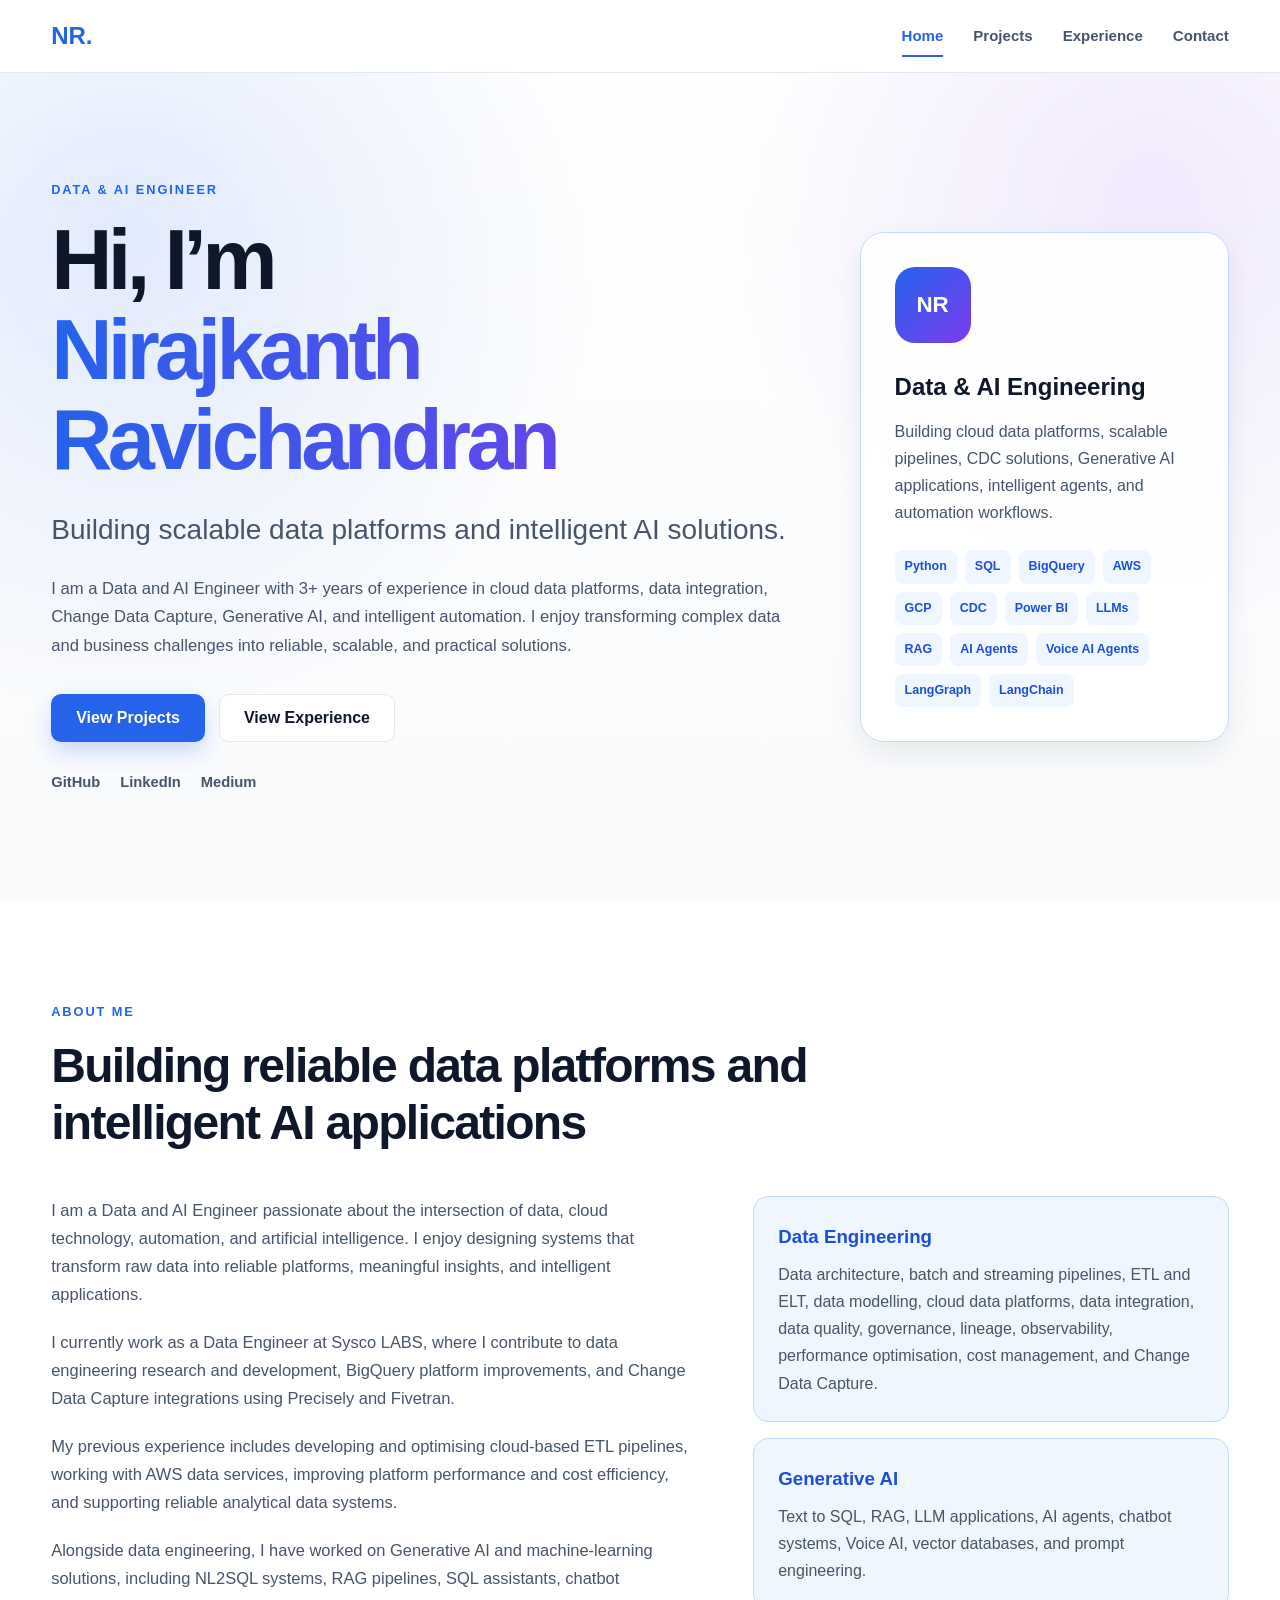
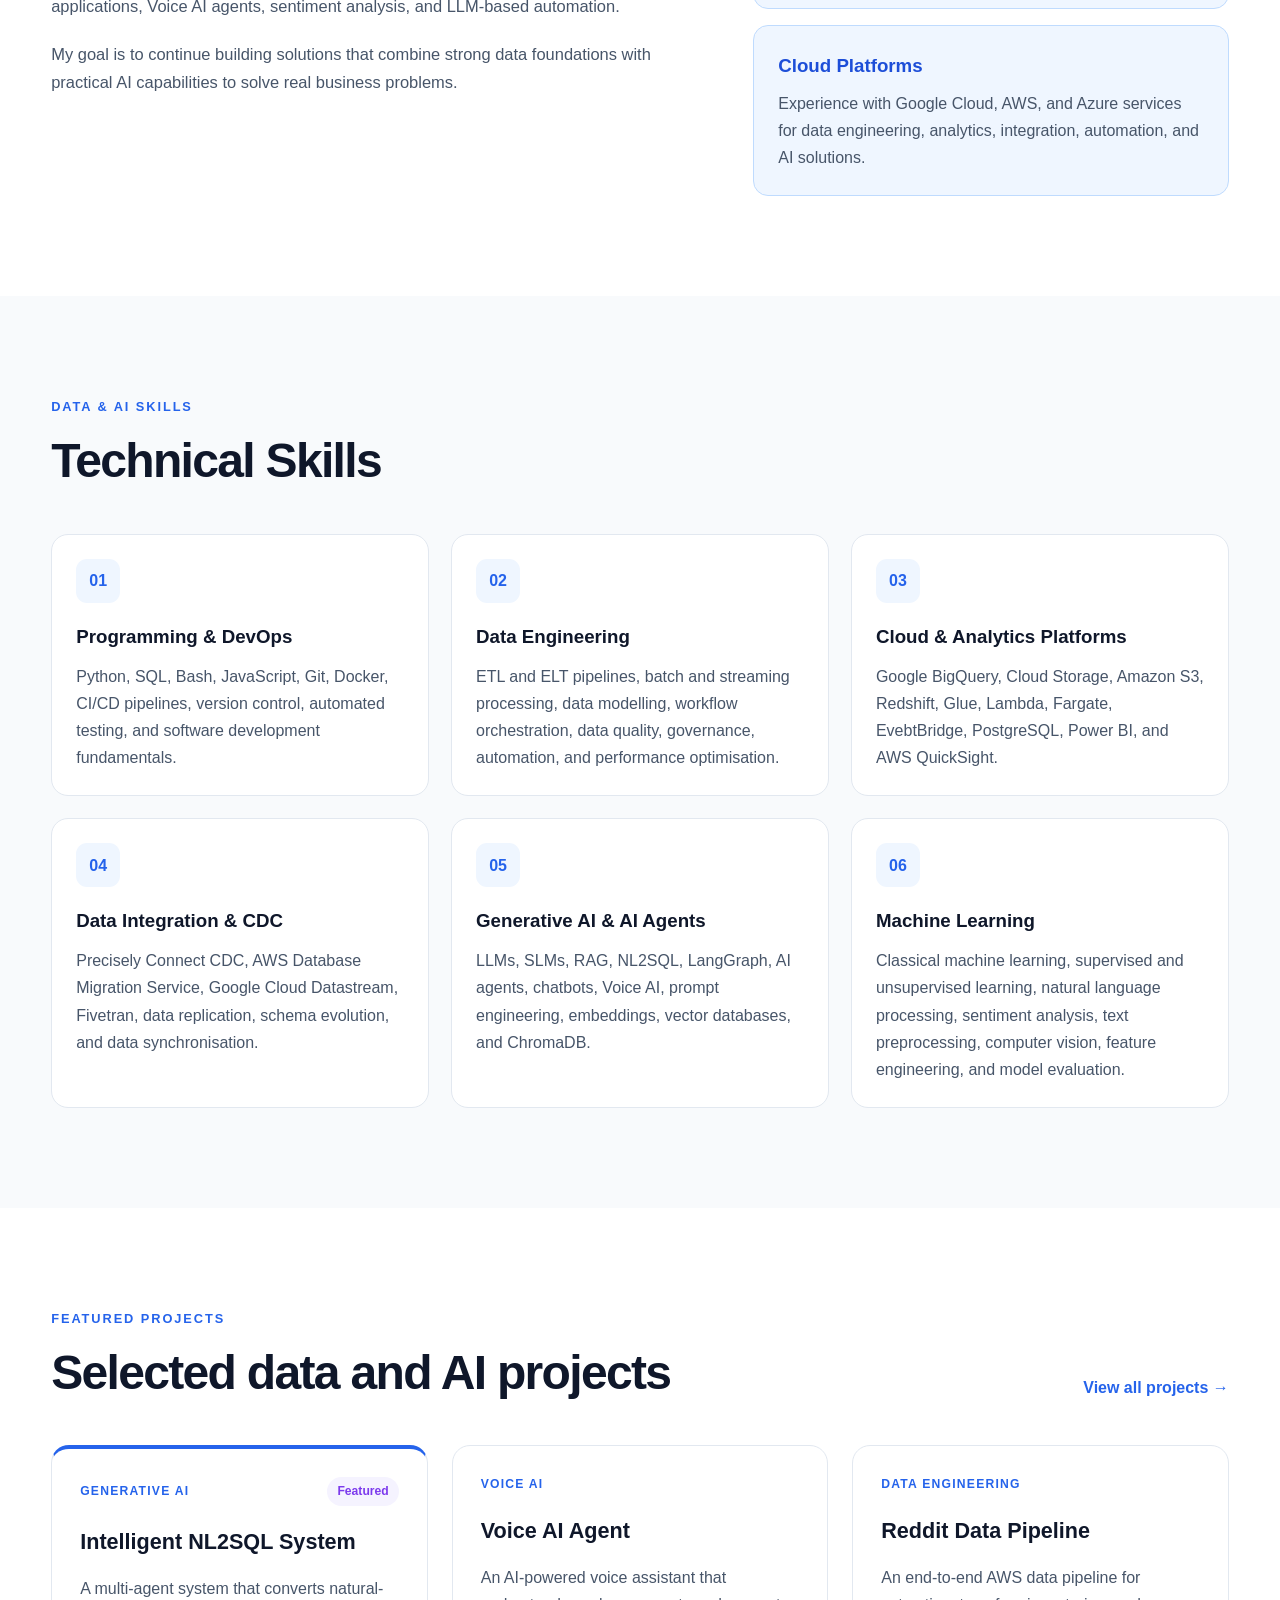
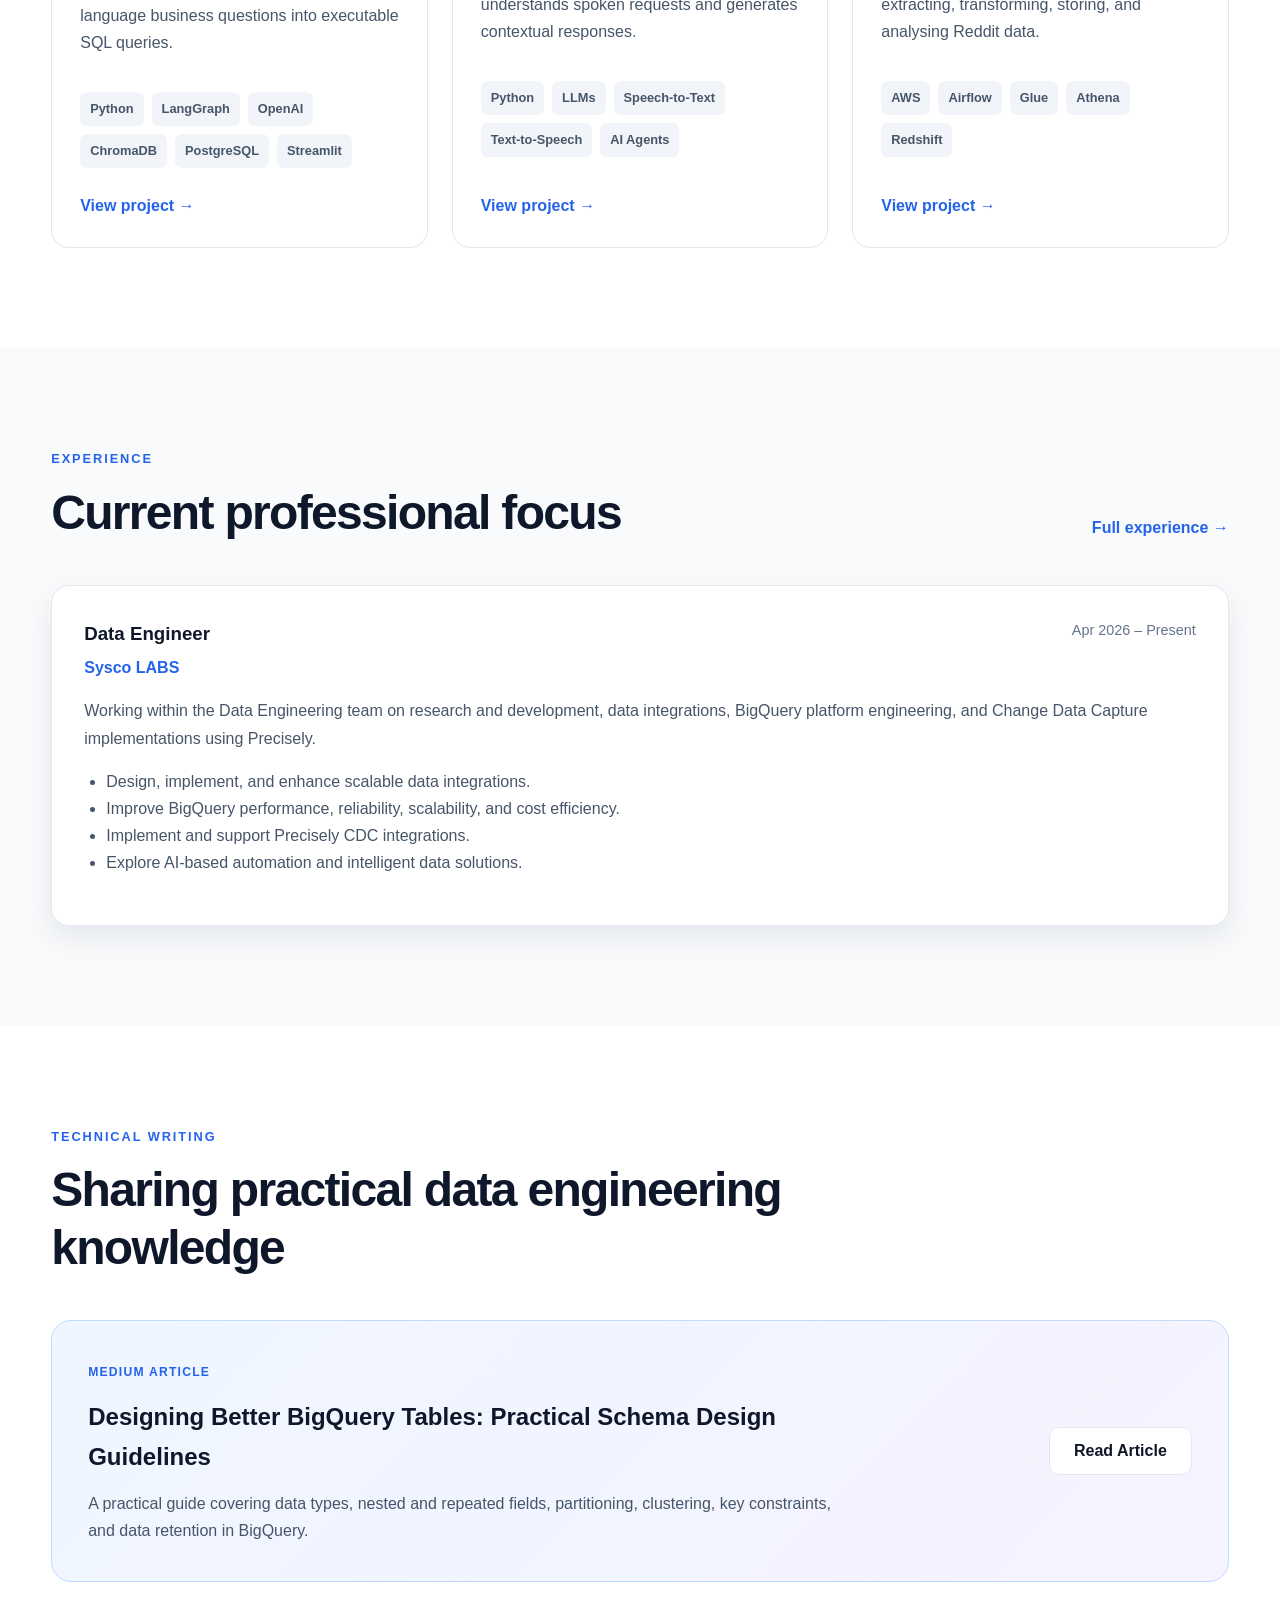
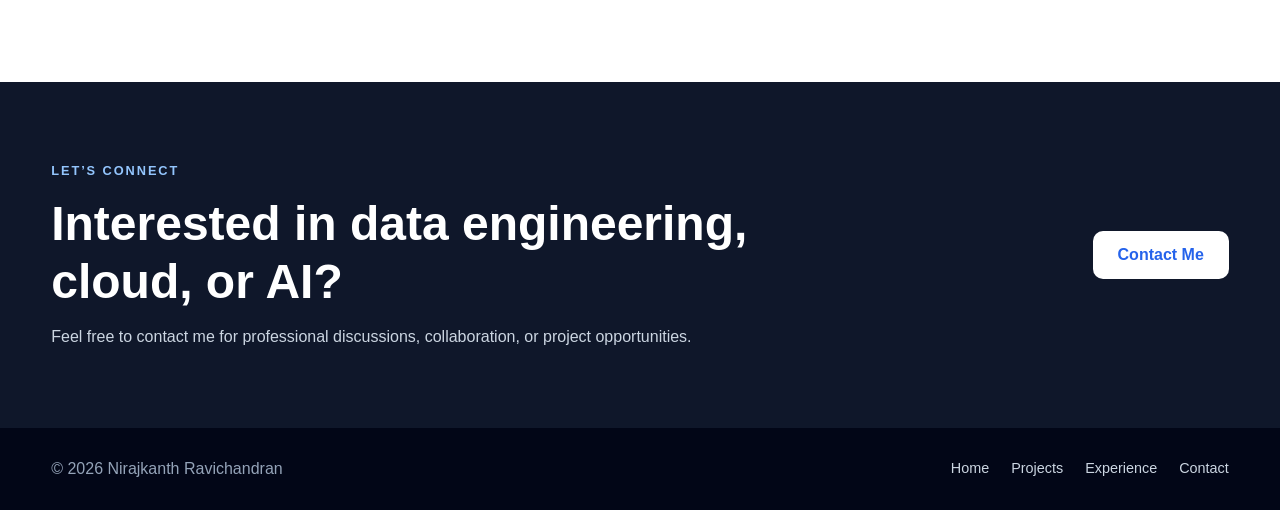
<file: index.html>
<!DOCTYPE html>
<html lang="en">
<head>
  <meta charset="UTF-8">

  <meta
    name="viewport"
    content="width=device-width, initial-scale=1.0"
  >

  <meta
    name="description"
    content="Portfolio of Nirajkanth Ravichandran, Data Engineer and AI enthusiast."
  >

  <title>Nirajkanth Ravichandran | Data Engineer</title>

  <link rel="stylesheet" href="style.css">
</head>

<body>

  <header class="header">
    <nav class="navbar container">

      <a href="index.html" class="logo">NR.</a>

      <div class="nav-links">
        <a href="index.html" class="active">Home</a>
        <a href="projects.html">Projects</a>
        <a href="experience.html">Experience</a>
        <a href="contact.html">Contact</a>
      </div>

    </nav>
  </header>


  <main>

    <!-- Hero -->
    <section class="hero">

      <div class="container hero-grid">

        <div class="hero-content">

          <p class="eyebrow">
            DATA & AI ENGINEER
          </p>

          <h1>
            Hi, I’m
            <span>Nirajkanth Ravichandran</span>
          </h1>

          <h2>
            Building scalable data platforms and intelligent AI solutions.
          </h2>

          <p class="hero-description">
            I am a Data and AI Engineer with 3+ years of experience in cloud data platforms,
            data integration, Change Data Capture, Generative AI, and intelligent
            automation. I enjoy transforming complex data and business challenges
            into reliable, scalable, and practical solutions.
          </p>

          <div class="hero-buttons">

            <a
              href="projects.html"
              class="button primary-button"
            >
              View Projects
            </a>

            <a
              href="experience.html"
              class="button secondary-button"
            >
              View Experience
            </a>

          </div>

          <div class="social-links">

            <a
              href="https://github.com/Nirajkanth"
              target="_blank"
              rel="noopener noreferrer"
            >
              GitHub
            </a>

            <a
              href="https://www.linkedin.com/in/nirajkanth-ravichandran-13092b1b9"
              target="_blank"
              rel="noopener noreferrer"
            >
              LinkedIn
            </a>

            <a
              href="https://medium.com/@Nirajkanth"
              target="_blank"
              rel="noopener noreferrer"
            >
              Medium
            </a>

          </div>

        </div>


        <div class="hero-card">

          <div class="hero-card-icon">
            NR
          </div>

          <h3>Data & AI Engineering</h3>

          <p>
            Building cloud data platforms, scalable pipelines, CDC solutions,
            Generative AI applications, intelligent agents, and automation workflows.
          </p>

          <div class="hero-tags">
            <span>Python</span>
            <span>SQL</span>
            <span>BigQuery</span>
            <span>AWS</span>
            <span>GCP</span>
            <span>CDC</span>
            <span>Power BI</span>
            <span>LLMs</span>
            <span>RAG</span>
            <span>AI Agents</span>
            <span>Voice AI Agents</span>
            <span>LangGraph</span>
            <span>LangChain</span>
          </div>

        </div>

      </div>

    </section>


    <!-- About -->
    <section class="section">

      <div class="container">

        <p class="section-label">ABOUT ME</p>

        <h2 class="section-title">
          Building reliable data platforms and intelligent AI applications
        </h2>

        <div class="about-grid">

          <div class="about-content">

            <p>
              I am a Data and AI Engineer passionate about the intersection of
              data, cloud technology, automation, and artificial intelligence.
              I enjoy designing systems that transform raw data into reliable
              platforms, meaningful insights, and intelligent applications.
            </p>

            <p>
              I currently work as a Data Engineer at Sysco LABS, where I
              contribute to data engineering research and development,
              BigQuery platform improvements, and Change Data Capture
              integrations using Precisely and Fivetran.
            </p>

            <p>
              My previous experience includes developing and optimising
              cloud-based ETL pipelines, working with AWS data services,
              improving platform performance and cost efficiency, and supporting
              reliable analytical data systems.
            </p>

            <p>
              Alongside data engineering, I have worked on Generative AI and
              machine-learning solutions, including NL2SQL systems, RAG pipelines,
              SQL assistants, chatbot applications, Voice AI agents, sentiment
              analysis, and LLM-based automation.
            </p>

            <p>
              My goal is to continue building solutions that combine strong data
              foundations with practical AI capabilities to solve real business
              problems.
            </p>

          </div>


          <div class="highlights">

            <article class="highlight-card">
              <h3>Data Engineering</h3>
              <p>
                Data architecture, batch and streaming pipelines, ETL and ELT,
                data modelling, cloud data platforms, data integration,
                data quality, governance, lineage, observability,
                performance optimisation, cost management, and Change Data Capture.
              </p>
            </article>


            <article class="highlight-card">
              <h3>Generative AI</h3>
              <p>
                Text to SQL, RAG, LLM applications, AI agents, chatbot systems,
                Voice AI, vector databases, and prompt engineering.
              </p>
            </article>

            <article class="highlight-card">

              <h3>Cloud Platforms</h3>

              <p>
                 Experience with Google Cloud, AWS, and Azure services for
                data engineering, analytics, integration, automation,
                and AI solutions.
              </p>

            </article>

          </div>

        </div>

      </div>

    </section>


    <!-- Skills -->
    <section class="section alternate-section">

      <div class="container">

        <p class="section-label">DATA & AI SKILLS</p>

        <h2 class="section-title">
          Technical Skills
        </h2>

        <div class="skills-grid">

          <article class="skill-card">

            <div class="skill-number">01</div>

            <h3>Programming & DevOps</h3>

            <p>
              Python, SQL, Bash, JavaScript, Git, Docker,
              CI/CD pipelines, version control, automated testing,
              and software development fundamentals.
            </p>

          </article>


          <article class="skill-card">

            <div class="skill-number">02</div>

            <h3>Data Engineering</h3>

            <p>
              ETL and ELT pipelines, batch and streaming processing,
              data modelling, workflow orchestration, data quality,
              governance, automation, and performance optimisation.
            </p>

          </article>


          <article class="skill-card">

            <div class="skill-number">03</div>

            <h3>Cloud & Analytics Platforms</h3>

            <p>
              Google BigQuery, Cloud Storage, Amazon S3, Redshift,
              Glue, Lambda, Fargate, EvebtBridge, PostgreSQL,
              Power BI, and AWS QuickSight.
            </p>

          </article>


          <article class="skill-card">

            <div class="skill-number">04</div>

            <h3>Data Integration & CDC</h3>

            <p>
              Precisely Connect CDC, AWS Database Migration Service,
              Google Cloud Datastream, Fivetran, data replication,
              schema evolution, and data synchronisation.
            </p>

          </article>


          <article class="skill-card">

            <div class="skill-number">05</div>

            <h3>Generative AI & AI Agents</h3>

            <p>
              LLMs, SLMs, RAG, NL2SQL, LangGraph, AI agents,
              chatbots, Voice AI, prompt engineering, embeddings,
              vector databases, and ChromaDB.
            </p>

          </article>


          <article class="skill-card">

            <div class="skill-number">06</div>

            <h3>Machine Learning</h3>

            <p>
              Classical machine learning, supervised and unsupervised learning,
              natural language processing, sentiment analysis,
              text preprocessing, computer vision,
              feature engineering, and model evaluation.
            </p>

          </article>

        </div>

      </div>

    </section>

    <!-- Featured Projects -->
    <section class="section">

      <div class="container">

        <div class="section-heading-row">

          <div>
            <p class="section-label">FEATURED PROJECTS</p>

            <h2 class="section-title">
              Selected data and AI projects
            </h2>
          </div>

          <a
            href="projects.html"
            class="text-link"
          >
            View all projects →
          </a>

        </div>


        <div class="projects-grid">

          <article class="project-card featured-project">

            <div class="project-top">
              <span class="project-category">
                GENERATIVE AI
              </span>

              <span class="project-status">
                Featured
              </span>
            </div>

            <h3>Intelligent NL2SQL System</h3>

            <p>
              A multi-agent system that converts natural-language
              business questions into executable SQL queries.
            </p>

            <div class="technology-list">
              <span>Python</span>
              <span>LangGraph</span>
              <span>OpenAI</span>
              <span>ChromaDB</span>
              <span>PostgreSQL</span>
              <span>Streamlit</span>
            </div>

            <a
              href="projects.html#nl2sql"
              class="project-link"
            >
              View project →
            </a>

          </article>


          <article class="project-card">

            <div class="project-top">
              <span class="project-category">
                VOICE AI
              </span>
            </div>

            <h3>Voice AI Agent</h3>

            <p>
              An AI-powered voice assistant that understands spoken
              requests and generates contextual responses.
            </p>

            <div class="technology-list">
              <span>Python</span>
              <span>LLMs</span>
              <span>Speech-to-Text</span>
              <span>Text-to-Speech</span>
              <span>AI Agents</span>
            </div>

            <a
              href="projects.html#voice-ai"
              class="project-link"
            >
              View project →
            </a>

          </article>


          <article class="project-card">

            <div class="project-top">
              <span class="project-category">
                DATA ENGINEERING
              </span>
            </div>

            <h3>Reddit Data Pipeline</h3>

            <p>
              An end-to-end AWS data pipeline for extracting,
              transforming, storing, and analysing Reddit data.
            </p>

            <div class="technology-list">
              <span>AWS</span>
              <span>Airflow</span>
              <span>Glue</span>
              <span>Athena</span>
              <span>Redshift</span>
            </div>

            <a
              href="projects.html#reddit-pipeline"
              class="project-link"
            >
              View project →
            </a>

          </article>

        </div>

      </div>

    </section>


    <!-- Experience Preview -->
    <section class="section alternate-section">

      <div class="container">

        <div class="section-heading-row">

          <div>
            <p class="section-label">EXPERIENCE</p>

            <h2 class="section-title">
              Current professional focus
            </h2>
          </div>

          <a
            href="experience.html"
            class="text-link"
          >
            Full experience →
          </a>

        </div>


        <article class="experience-preview">

          <div class="experience-header">

            <div>
              <h3>Data Engineer</h3>
              <p class="company-name">Sysco LABS</p>
            </div>

            <span class="experience-date">
              Apr 2026 – Present
            </span>

          </div>

          <p>
            Working within the Data Engineering team on research and development,
            data integrations, BigQuery platform engineering, and Change Data
            Capture implementations using Precisely.
          </p>

          <ul>
            <li>
              Design, implement, and enhance scalable data integrations.
            </li>

            <li>
              Improve BigQuery performance, reliability, scalability,
              and cost efficiency.
            </li>

            <li>
              Implement and support Precisely CDC integrations.
            </li>

            <li>
              Explore AI-based automation and intelligent data solutions.
            </li>
          </ul>

        </article>

      </div>

    </section>


    <!-- Article -->
    <section class="section">

      <div class="container">

        <p class="section-label">TECHNICAL WRITING</p>

        <h2 class="section-title">
          Sharing practical data engineering knowledge
        </h2>

        <article class="article-card">

          <div>

            <span class="article-platform">
              MEDIUM ARTICLE
            </span>

            <h3>
              Designing Better BigQuery Tables:
              Practical Schema Design Guidelines
            </h3>

            <p>
              A practical guide covering data types, nested and repeated
              fields, partitioning, clustering, key constraints,
              and data retention in BigQuery.
            </p>

          </div>

          <a
            href="YOUR-MEDIUM-ARTICLE-LINK"
            class="button secondary-button"
            target="_blank"
            rel="noopener noreferrer"
          >
            Read Article
          </a>

        </article>

      </div>

    </section>


    <!-- Contact CTA -->
    <section class="contact-cta">

      <div class="container contact-cta-content">

        <div>
          <p class="section-label light-label">
            LET’S CONNECT
          </p>

          <h2>
            Interested in data engineering, cloud, or AI?
          </h2>

          <p>
            Feel free to contact me for professional discussions,
            collaboration, or project opportunities.
          </p>
        </div>

        <a
          href="contact.html"
          class="button light-button"
        >
          Contact Me
        </a>

      </div>

    </section>

  </main>


  <footer class="footer">

    <div class="container footer-content">

      <p>
        © 2026 Nirajkanth Ravichandran
      </p>

      <div class="footer-links">
        <a href="index.html">Home</a>
        <a href="projects.html">Projects</a>
        <a href="experience.html">Experience</a>
        <a href="contact.html">Contact</a>
      </div>

    </div>

  </footer>

</body>
</html>
</file>
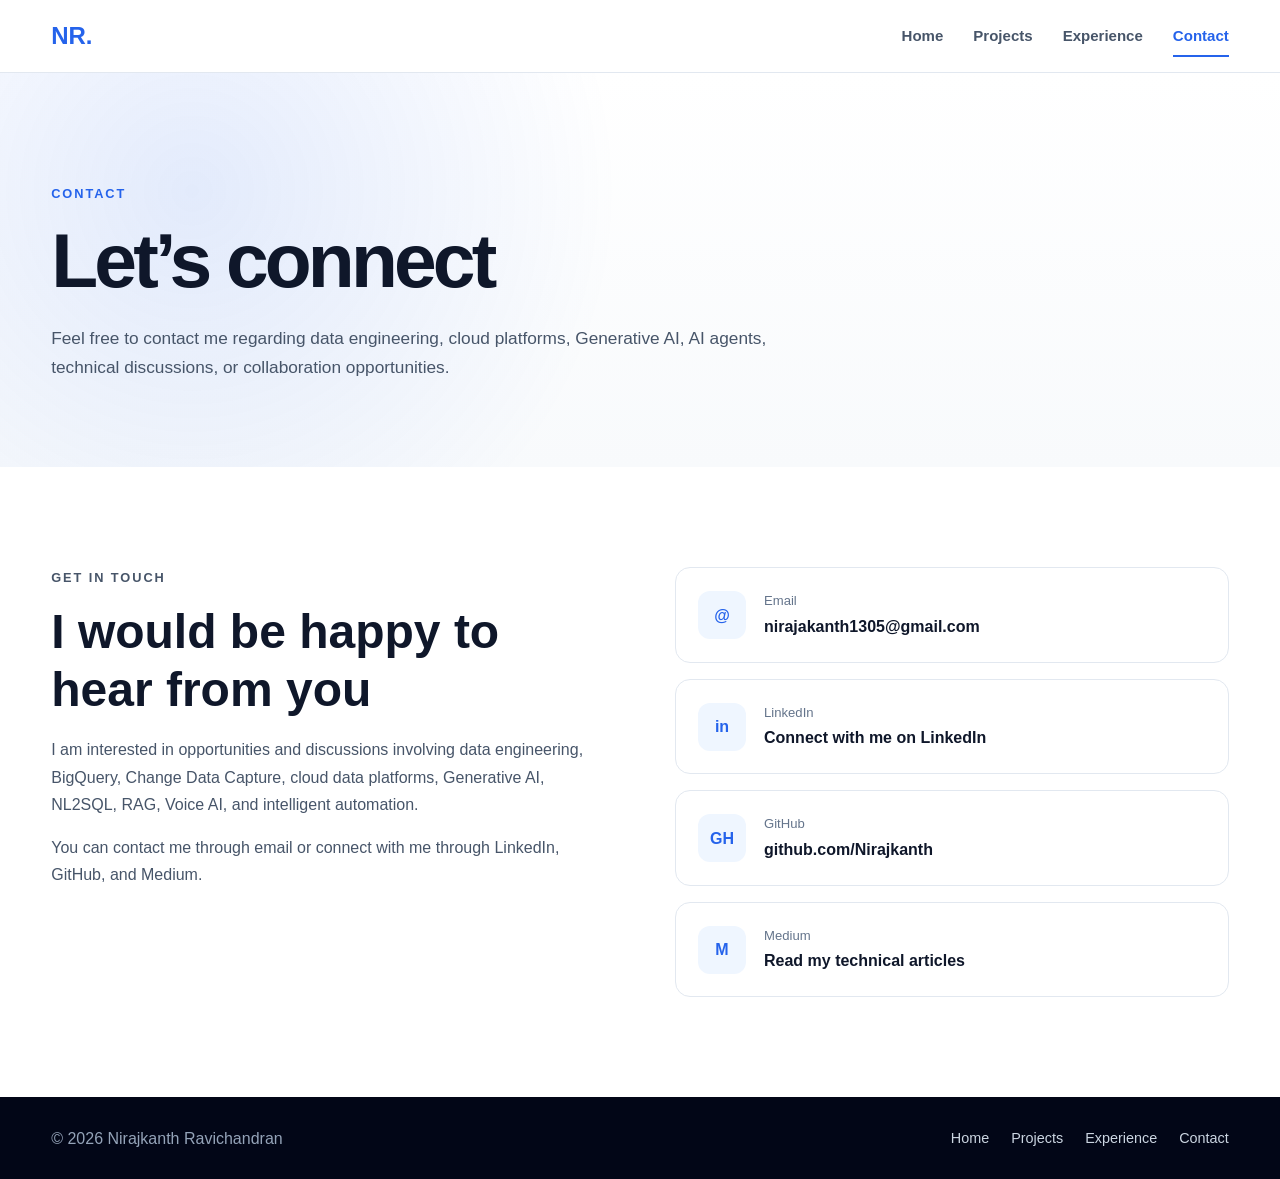
<file: contact.html>
<!DOCTYPE html>
<html lang="en">

<head>
  <meta charset="UTF-8">

  <meta
    name="viewport"
    content="width=device-width, initial-scale=1.0"
  >

  <meta
    name="description"
    content="Contact Nirajkanth Ravichandran, Data and AI Engineer."
  >

  <title>Contact | Nirajkanth Ravichandran</title>

  <link rel="stylesheet" href="style.css">
</head>

<body>

  <header class="header">

    <nav class="navbar container">

      <a href="index.html" class="logo">NR.</a>

      <div class="nav-links">
        <a href="index.html">Home</a>
        <a href="projects.html">Projects</a>
        <a href="experience.html">Experience</a>
        <a href="contact.html" class="active">Contact</a>
      </div>

    </nav>

  </header>


  <main>

    <section class="page-hero">

      <div class="container">

        <p class="eyebrow">
          CONTACT
        </p>

        <h1>
          Let’s connect
        </h1>

        <p>
          Feel free to contact me regarding data engineering,
          cloud platforms, Generative AI, AI agents,
          technical discussions, or collaboration opportunities.
        </p>

      </div>

    </section>


    <section class="section">

      <div class="container">

        <div class="contact-grid">

          <div class="contact-introduction">

            <p class="section-label">
              GET IN TOUCH
            </p>

            <h2>
              I would be happy to hear from you
            </h2>

            <p>
              I am interested in opportunities and discussions involving
              data engineering, BigQuery, Change Data Capture,
              cloud data platforms, Generative AI, NL2SQL,
              RAG, Voice AI, and intelligent automation.
            </p>

            <p>
              You can contact me through email or connect with me
              through LinkedIn, GitHub, and Medium.
            </p>

          </div>


          <div class="contact-cards">

            <a
              href="mailto:nirajakanth1305@gmail.com"
              class="contact-card"
            >

              <div class="contact-icon">
                @
              </div>

              <div>
                <span>Email</span>

                <strong>
                  nirajakanth1305@gmail.com
                </strong>
              </div>

            </a>

            <a
              href="https://www.linkedin.com/in/YOUR-LINKEDIN-USERNAME/"
              class="contact-card"
              target="_blank"
              rel="noopener noreferrer"
            >

              <div class="contact-icon">
                in
              </div>

              <div>
                <span>LinkedIn</span>

                <strong>
                  Connect with me on LinkedIn
                </strong>
              </div>

            </a>



            <a
              href="https://github.com/Nirajkanth"
              class="contact-card"
              target="_blank"
              rel="noopener noreferrer"
            >

              <div class="contact-icon">
                GH
              </div>

              <div>
                <span>GitHub</span>

                <strong>
                  github.com/Nirajkanth
                </strong>
              </div>

            </a>

            <a
              href="YOUR-MEDIUM-PROFILE-LINK"
              class="contact-card"
              target="_blank"
              rel="noopener noreferrer"
            >

              <div class="contact-icon">
                M
              </div>

              <div>
                <span>Medium</span>

                <strong>
                  Read my technical articles
                </strong>
              </div>

            </a>

          </div>

        </div>

      </div>

    </section>

  </main>


  <footer class="footer">

    <div class="container footer-content">

      <p>
        © 2026 Nirajkanth Ravichandran
      </p>

      <div class="footer-links">
        <a href="index.html">Home</a>
        <a href="projects.html">Projects</a>
        <a href="experience.html">Experience</a>
        <a href="contact.html">Contact</a>
      </div>

    </div>

  </footer>

</body>

</html>
</file>
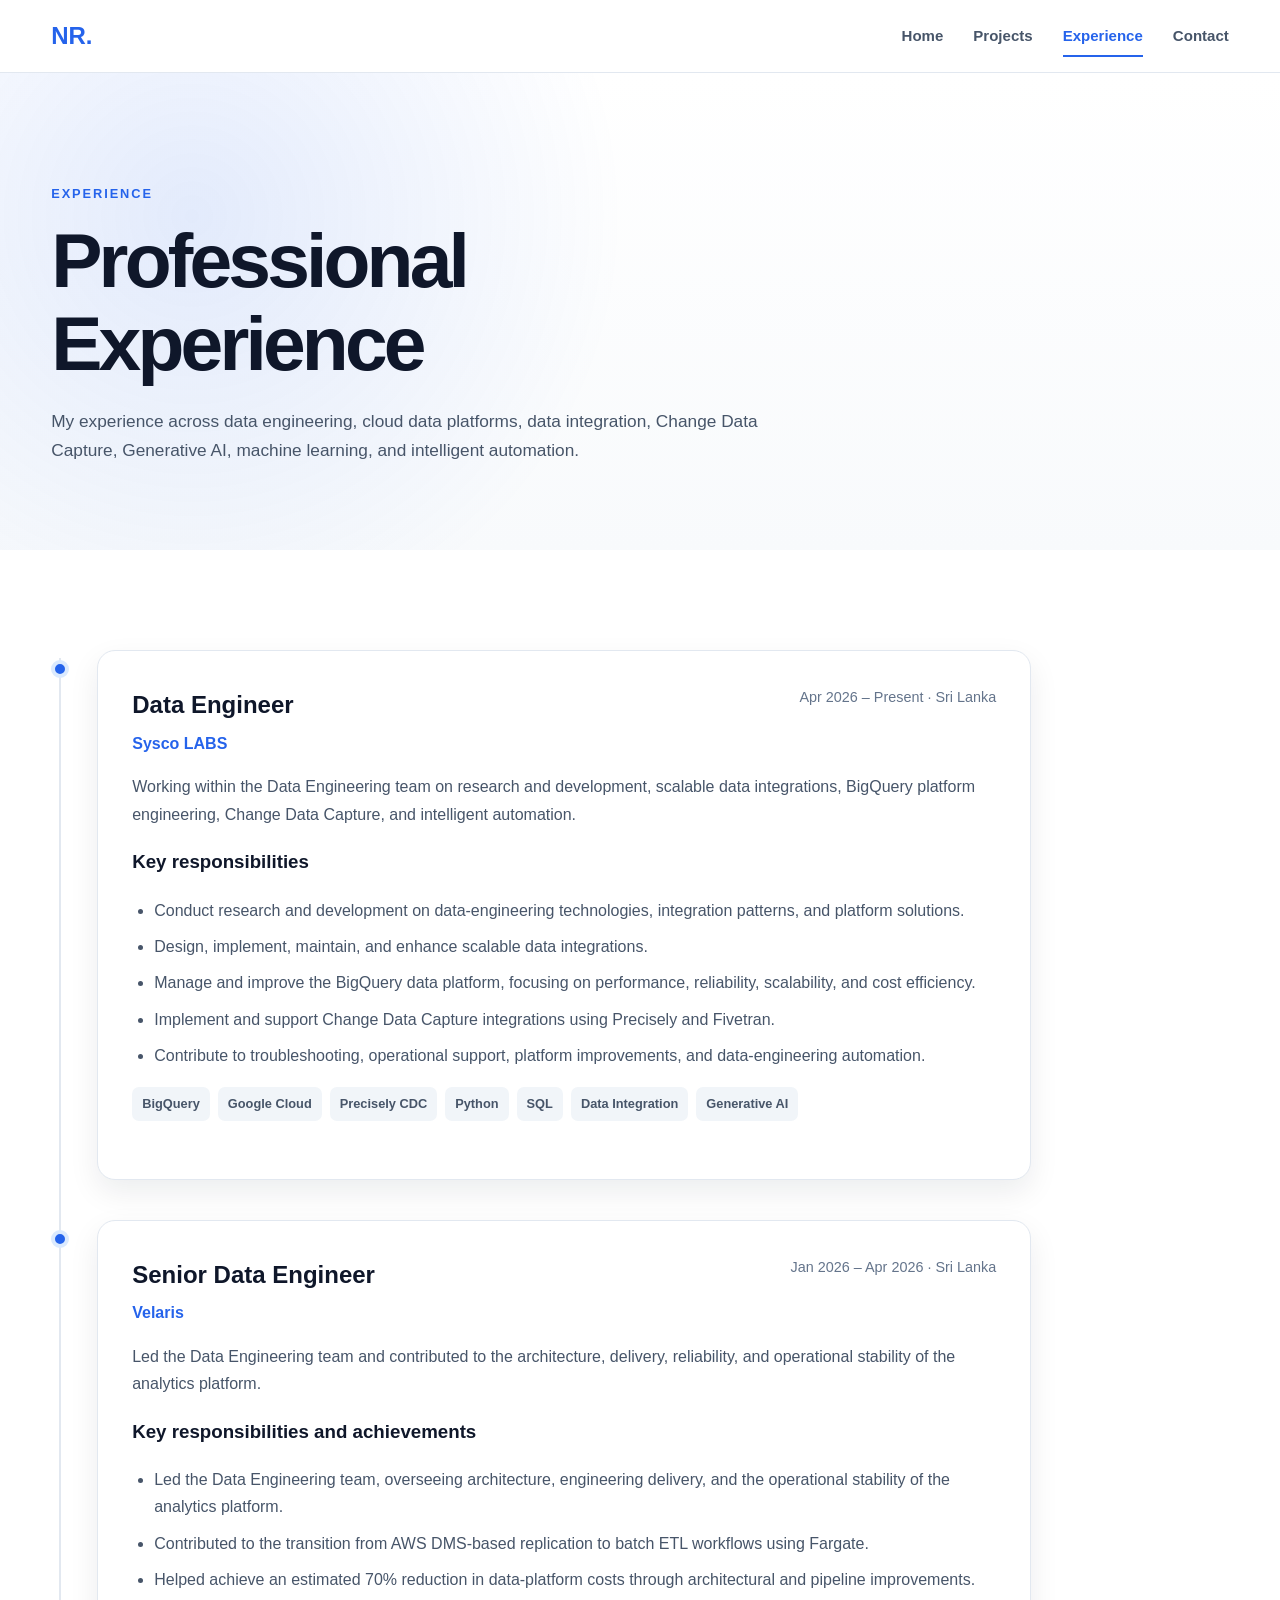
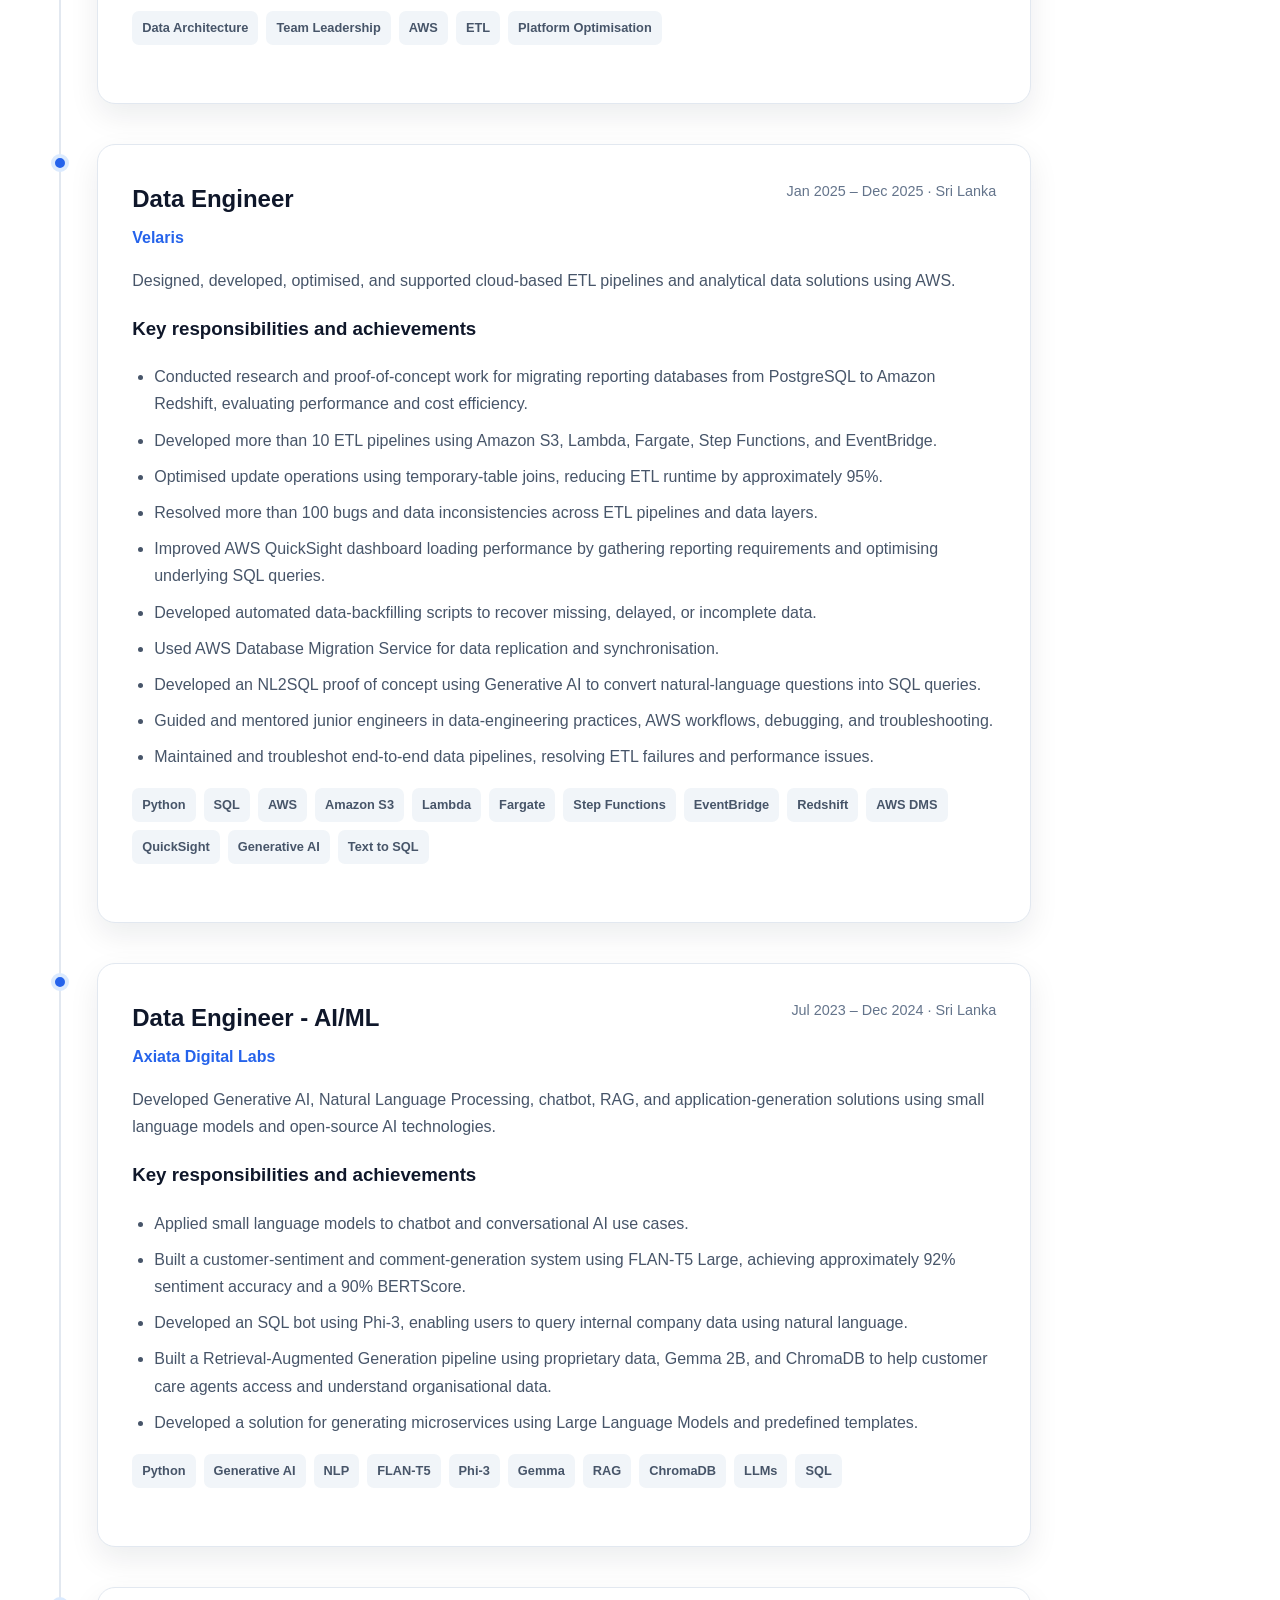
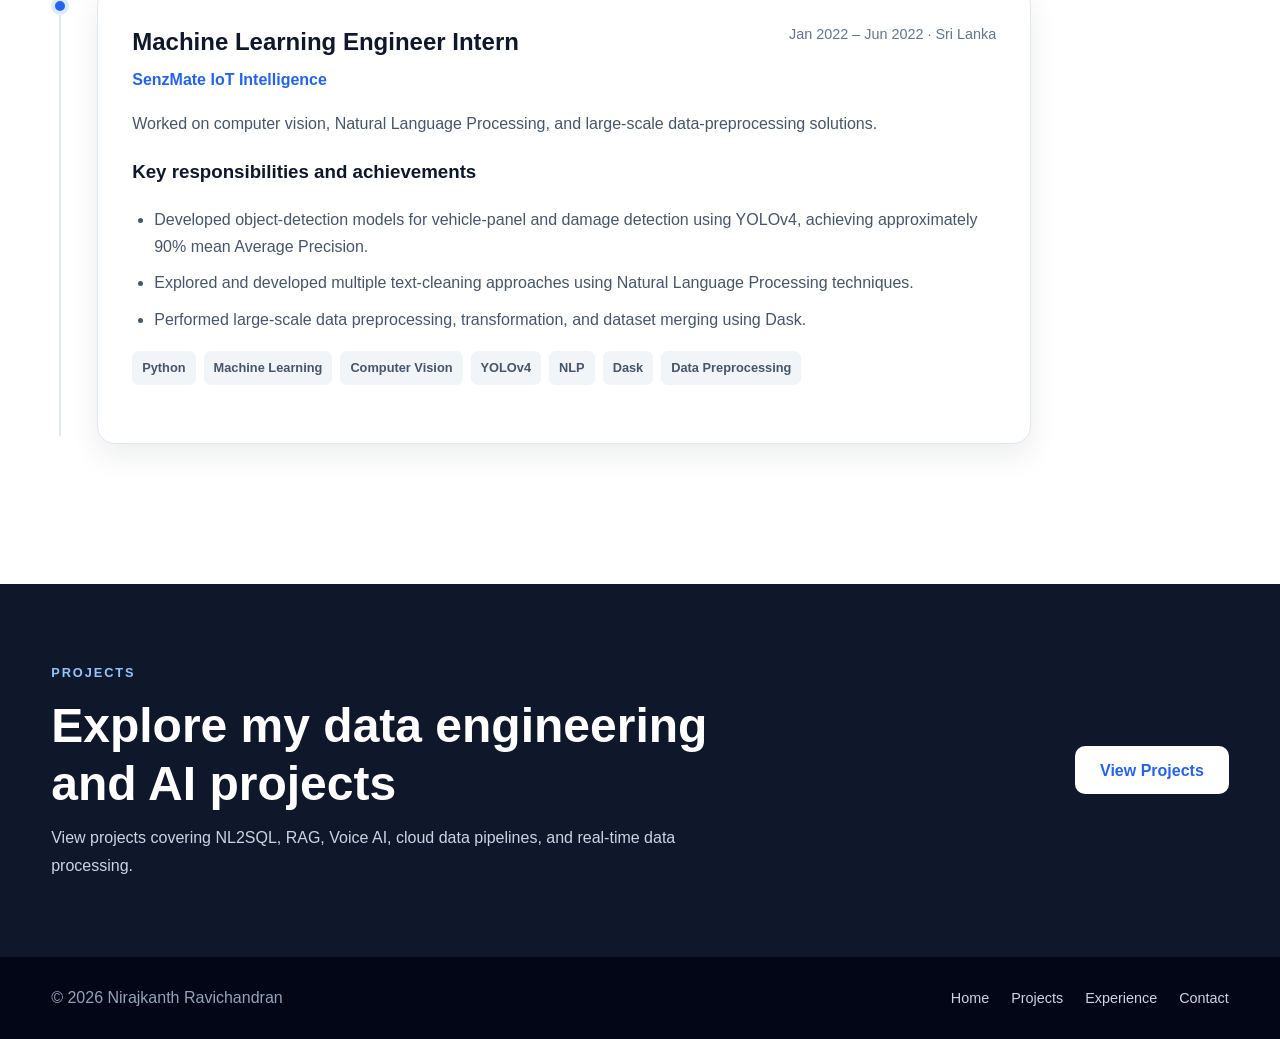
<file: experience.html>
<!DOCTYPE html>
<html lang="en">

<head>
  <meta charset="UTF-8">

  <meta
    name="viewport"
    content="width=device-width, initial-scale=1.0"
  >

  <meta
    name="description"
    content="Professional experience of Nirajkanth Ravichandran across data engineering, cloud platforms, CDC, Generative AI, and machine learning."
  >

  <title>Experience | Nirajkanth Ravichandran</title>

  <link rel="stylesheet" href="style.css">
</head>

<body>

  <!-- Navigation -->
  <header class="header">

    <nav class="navbar container">

      <a href="index.html" class="logo">NR.</a>

      <div class="nav-links">
        <a href="index.html">Home</a>
        <a href="projects.html">Projects</a>
        <a href="experience.html" class="active">Experience</a>
        <a href="contact.html">Contact</a>
      </div>

    </nav>

  </header>


  <main>

    <!-- Page heading -->
    <section class="page-hero">

      <div class="container">

        <p class="eyebrow">
          EXPERIENCE
        </p>

        <h1>
          Professional Experience
        </h1>

        <p>
          My experience across data engineering, cloud data platforms,
          data integration, Change Data Capture, Generative AI,
          machine learning, and intelligent automation.
        </p>

      </div>

    </section>


    <!-- Experience timeline -->
    <section class="section">

      <div class="container">

        <div class="timeline">


          <!-- Sysco LABS -->
          <article class="timeline-item">

            <div class="timeline-marker"></div>

            <div class="timeline-content">

              <div class="timeline-heading">

                <div>
                  <h2>Data Engineer</h2>
                  <p class="company-name">Sysco LABS</p>
                </div>

                <span class="experience-date">
                  Apr 2026 – Present · Sri Lanka
                </span>

              </div>

              <p class="experience-description">
                Working within the Data Engineering team on research and
                development, scalable data integrations, BigQuery platform
                engineering, Change Data Capture, and intelligent automation.
              </p>

              <h3>Key responsibilities</h3>

              <ul class="detail-list">

                <li>
                  Conduct research and development on data-engineering
                  technologies, integration patterns, and platform solutions.
                </li>

                <li>
                  Design, implement, maintain, and enhance scalable
                  data integrations.
                </li>

                <li>
                  Manage and improve the BigQuery data platform, focusing
                  on performance, reliability, scalability, and cost efficiency.
                </li>

                <li>
                  Implement and support Change Data Capture integrations
                  using Precisely and Fivetran.
                </li>

                <li>
                  Contribute to troubleshooting, operational support,
                  platform improvements, and data-engineering automation.
                </li>

              </ul>

              <div class="technology-list">
                <span>BigQuery</span>
                <span>Google Cloud</span>
                <span>Precisely CDC</span>
                <span>Python</span>
                <span>SQL</span>
                <span>Data Integration</span>
                <span>Generative AI</span>
              </div>

            </div>

          </article>


          <!-- Senior Data Engineer - Velaris -->
          <article class="timeline-item">

            <div class="timeline-marker"></div>

            <div class="timeline-content">

              <div class="timeline-heading">

                <div>
                  <h2>Senior Data Engineer</h2>
                  <p class="company-name">Velaris</p>
                </div>

                <span class="experience-date">
                  Jan 2026 – Apr 2026 · Sri Lanka
                </span>

              </div>

              <p class="experience-description">
                Led the Data Engineering team and contributed to the
                architecture, delivery, reliability, and operational stability
                of the analytics platform.
              </p>

              <h3>Key responsibilities and achievements</h3>

              <ul class="detail-list">

                <li>
                  Led the Data Engineering team, overseeing architecture,
                  engineering delivery, and the operational stability of
                  the analytics platform.
                </li>

                <li>
                  Contributed to the transition from AWS DMS-based replication
                  to batch ETL workflows using Fargate.
                </li>

                <li>
                  Helped achieve an estimated 70% reduction in data-platform
                  costs through architectural and pipeline improvements.
                </li>

              </ul>

              <div class="technology-list">
                <span>Data Architecture</span>
                <span>Team Leadership</span>
                <span>AWS</span>
                <span>ETL</span>
                <span>Platform Optimisation</span>
              </div>

            </div>

          </article>


          <!-- Data Engineer - Velaris -->
          <article class="timeline-item">

            <div class="timeline-marker"></div>

            <div class="timeline-content">

              <div class="timeline-heading">

                <div>
                  <h2>Data Engineer</h2>
                  <p class="company-name">Velaris</p>
                </div>

                <span class="experience-date">
                  Jan 2025 – Dec 2025 · Sri Lanka
                </span>

              </div>

              <p class="experience-description">
                Designed, developed, optimised, and supported cloud-based
                ETL pipelines and analytical data solutions using AWS.
              </p>

              <h3>Key responsibilities and achievements</h3>

              <ul class="detail-list">

                <li>
                  Conducted research and proof-of-concept work for migrating
                  reporting databases from PostgreSQL to Amazon Redshift,
                  evaluating performance and cost efficiency.
                </li>

                <li>
                  Developed more than 10 ETL pipelines using Amazon S3,
                  Lambda, Fargate, Step Functions, and EventBridge.
                </li>

                <li>
                  Optimised update operations using temporary-table joins,
                  reducing ETL runtime by approximately 95%.
                </li>

                <li>
                  Resolved more than 100 bugs and data inconsistencies across
                  ETL pipelines and data layers.
                </li>

                <li>
                  Improved AWS QuickSight dashboard loading performance by
                  gathering reporting requirements and optimising underlying
                  SQL queries.
                </li>

                <li>
                  Developed automated data-backfilling scripts to recover
                  missing, delayed, or incomplete data.
                </li>

                <li>
                  Used AWS Database Migration Service for data replication
                  and synchronisation.
                </li>

                <li>
                  Developed an NL2SQL proof of concept using Generative AI
                  to convert natural-language questions into SQL queries.
                </li>

                <li>
                  Guided and mentored junior engineers in data-engineering
                  practices, AWS workflows, debugging, and troubleshooting.
                </li>

                <li>
                  Maintained and troubleshot end-to-end data pipelines,
                  resolving ETL failures and performance issues.
                </li>

              </ul>

              <div class="technology-list">
                <span>Python</span>
                <span>SQL</span>
                <span>AWS</span>
                <span>Amazon S3</span>
                <span>Lambda</span>
                <span>Fargate</span>
                <span>Step Functions</span>
                <span>EventBridge</span>
                <span>Redshift</span>
                <span>AWS DMS</span>
                <span>QuickSight</span>
                <span>Generative AI</span>
                <span>Text to SQL</span>
              </div>

            </div>

          </article>


          <!-- Axiata Digital Labs -->
          <article class="timeline-item">

            <div class="timeline-marker"></div>

            <div class="timeline-content">

              <div class="timeline-heading">

                <div>
                  <h2>Data Engineer - AI/ML</h2>
                  <p class="company-name">Axiata Digital Labs</p>
                </div>

                <span class="experience-date">
                  Jul 2023 – Dec 2024 · Sri Lanka
                </span>

              </div>

              <p class="experience-description">
                Developed Generative AI, Natural Language Processing,
                chatbot, RAG, and application-generation solutions using
                small language models and open-source AI technologies.
              </p>

              <h3>Key responsibilities and achievements</h3>

              <ul class="detail-list">

                <li>
                  Applied small language models to chatbot and
                  conversational AI use cases.
                </li>

                <li>
                  Built a customer-sentiment and comment-generation system
                  using FLAN-T5 Large, achieving approximately 92% sentiment
                  accuracy and a 90% BERTScore.
                </li>

                <li>
                  Developed an SQL bot using Phi-3, enabling users to query
                  internal company data using natural language.
                </li>

                <li>
                  Built a Retrieval-Augmented Generation pipeline using
                  proprietary data, Gemma 2B, and ChromaDB to help customer
                  care agents access and understand organisational data.
                </li>

                <li>
                  Developed a solution for generating microservices using
                  Large Language Models and predefined templates.
                </li>

              </ul>

              <div class="technology-list">
                <span>Python</span>
                <span>Generative AI</span>
                <span>NLP</span>
                <span>FLAN-T5</span>
                <span>Phi-3</span>
                <span>Gemma</span>
                <span>RAG</span>
                <span>ChromaDB</span>
                <span>LLMs</span>
                <span>SQL</span>
              </div>

            </div>

          </article>


          <!-- SenzMate -->
          <article class="timeline-item">

            <div class="timeline-marker"></div>

            <div class="timeline-content">

              <div class="timeline-heading">

                <div>
                  <h2>Machine Learning Engineer Intern</h2>
                  <p class="company-name">SenzMate IoT Intelligence</p>
                </div>

                <span class="experience-date">
                  Jan 2022 – Jun 2022 · Sri Lanka
                </span>

              </div>

              <p class="experience-description">
                Worked on computer vision, Natural Language Processing,
                and large-scale data-preprocessing solutions.
              </p>

              <h3>Key responsibilities and achievements</h3>

              <ul class="detail-list">

                <li>
                  Developed object-detection models for vehicle-panel and
                  damage detection using YOLOv4, achieving approximately
                  90% mean Average Precision.
                </li>

                <li>
                  Explored and developed multiple text-cleaning approaches
                  using Natural Language Processing techniques.
                </li>

                <li>
                  Performed large-scale data preprocessing, transformation,
                  and dataset merging using Dask.
                </li>

              </ul>

              <div class="technology-list">
                <span>Python</span>
                <span>Machine Learning</span>
                <span>Computer Vision</span>
                <span>YOLOv4</span>
                <span>NLP</span>
                <span>Dask</span>
                <span>Data Preprocessing</span>
              </div>

            </div>

          </article>

        </div>

      </div>

    </section>


    <!-- Projects CTA -->
    <section class="contact-cta">

      <div class="container contact-cta-content">

        <div>

          <p class="section-label light-label">
            PROJECTS
          </p>

          <h2>
            Explore my data engineering and AI projects
          </h2>

          <p>
            View projects covering NL2SQL, RAG, Voice AI,
            cloud data pipelines, and real-time data processing.
          </p>

        </div>

        <a
          href="projects.html"
          class="button light-button"
        >
          View Projects
        </a>

      </div>

    </section>

  </main>


  <!-- Footer -->
  <footer class="footer">

    <div class="container footer-content">

      <p>
        © 2026 Nirajkanth Ravichandran
      </p>

      <div class="footer-links">
        <a href="index.html">Home</a>
        <a href="projects.html">Projects</a>
        <a href="experience.html">Experience</a>
        <a href="contact.html">Contact</a>
      </div>

    </div>

  </footer>

</body>

</html>
</file>
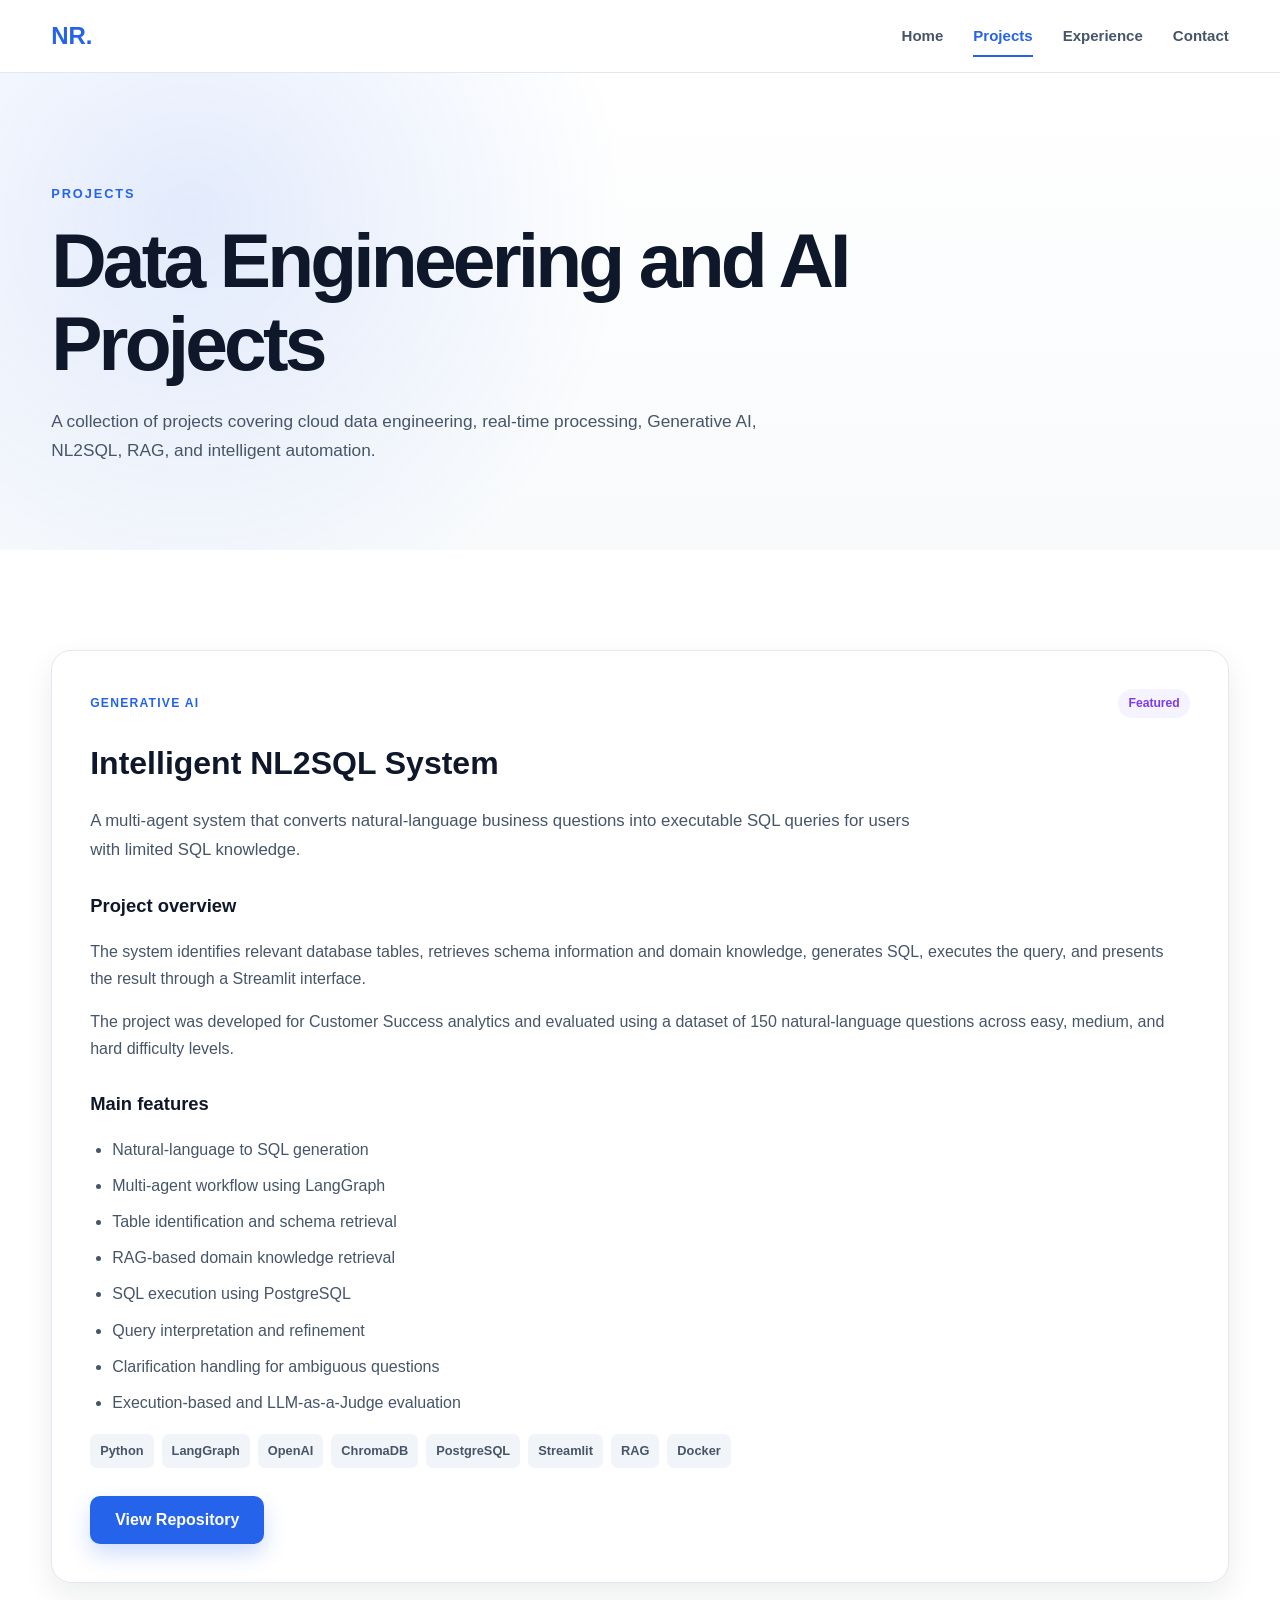
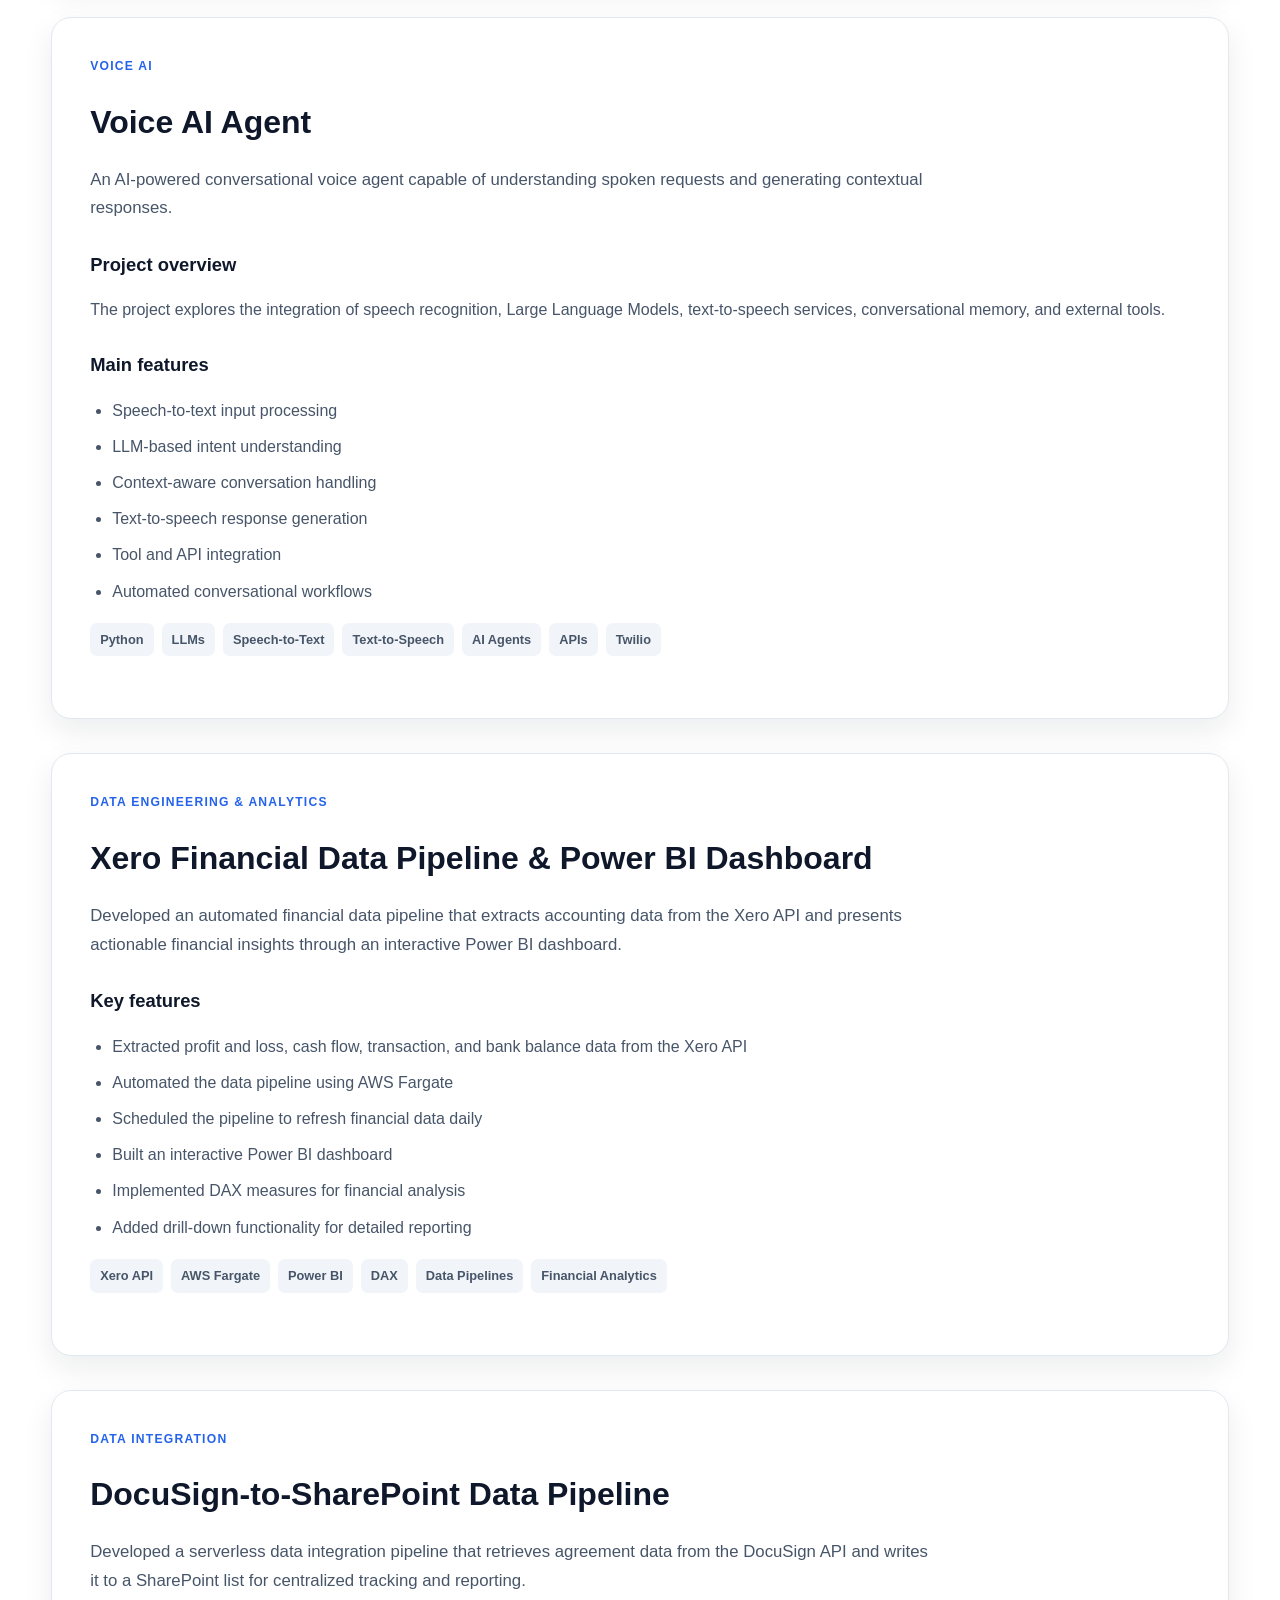
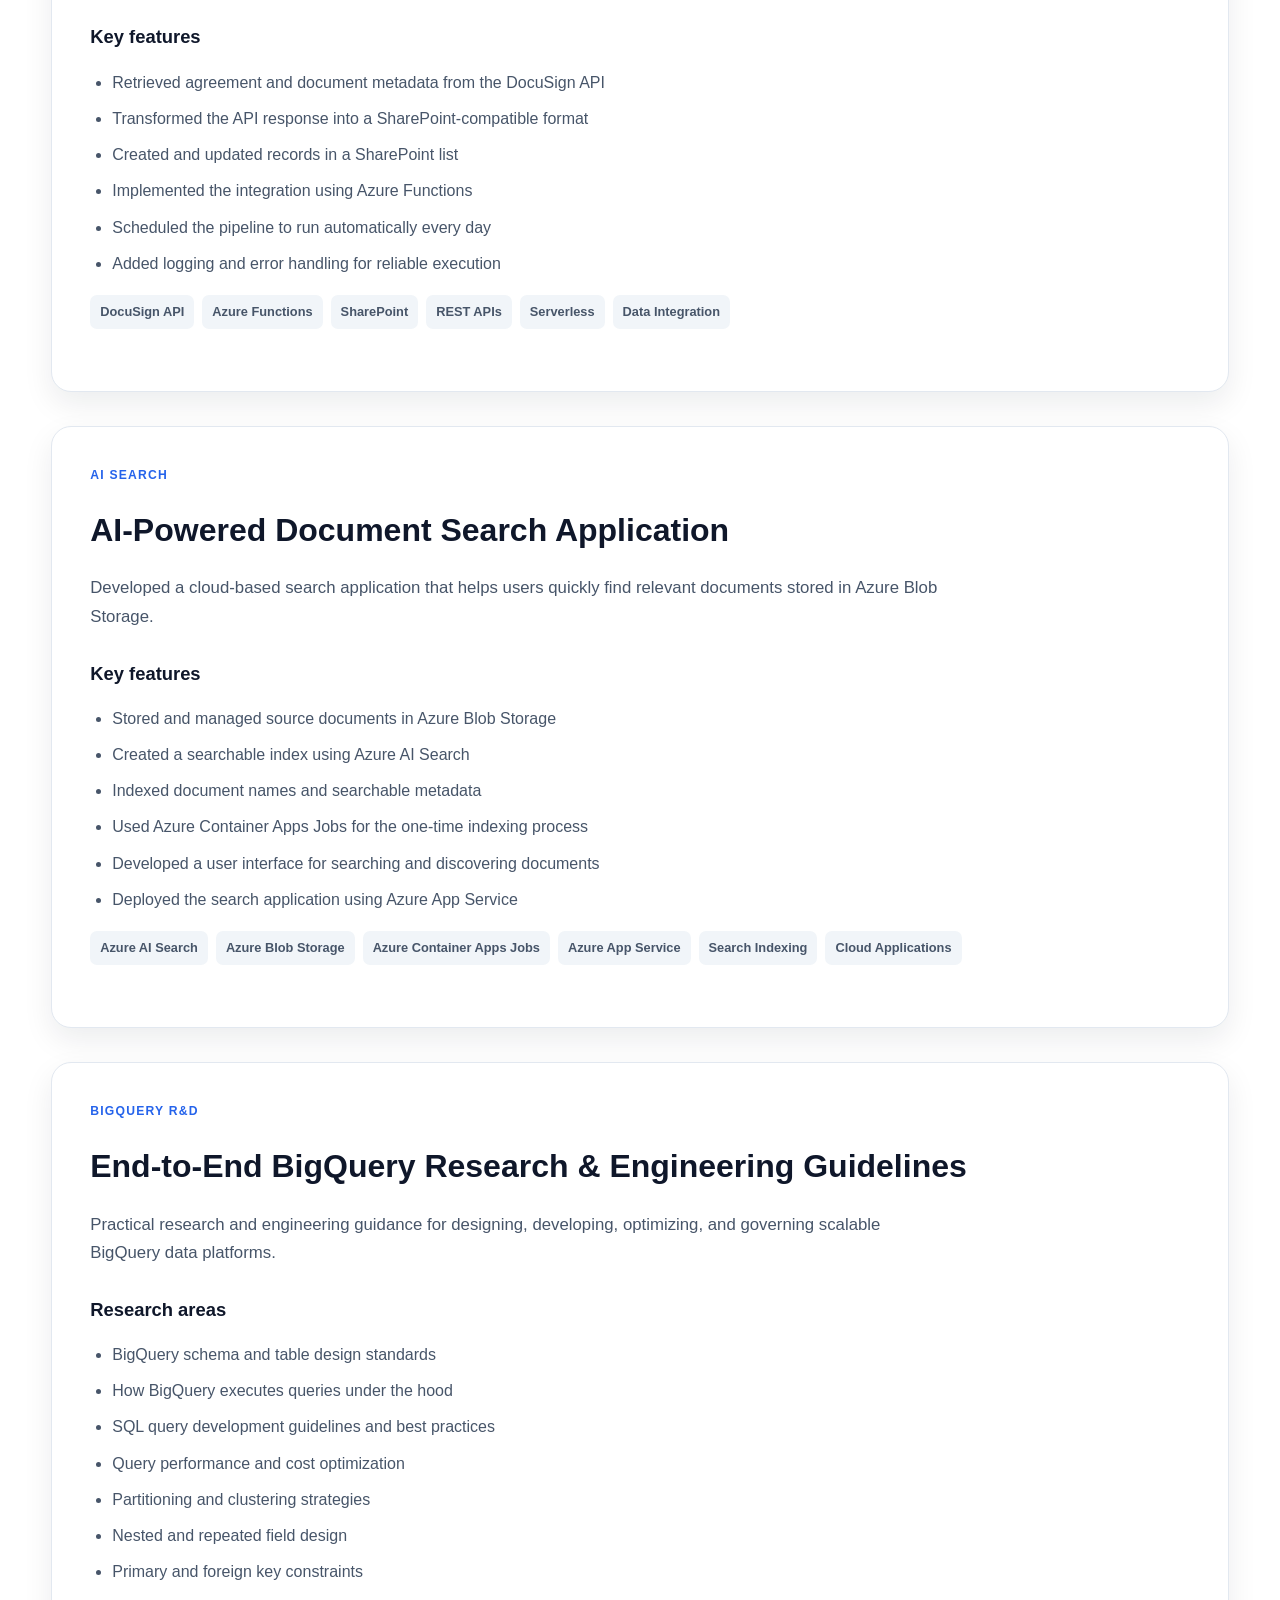
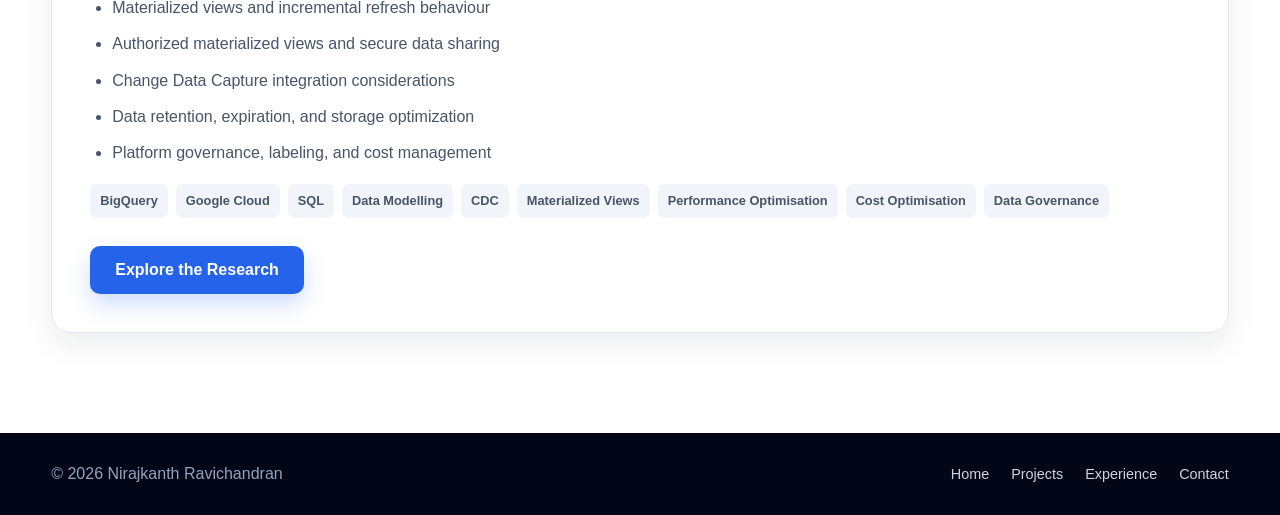
<file: projects.html>
<!DOCTYPE html>
<html lang="en">
<head>
  <meta charset="UTF-8">

  <meta
    name="viewport"
    content="width=device-width, initial-scale=1.0"
  >

  <meta
    name="description"
    content="Data engineering and AI projects by Nirajkanth Ravichandran."
  >

  <title>Projects | Nirajkanth Ravichandran</title>

  <link rel="stylesheet" href="style.css">
</head>

<body>

  <header class="header">
    <nav class="navbar container">

      <a href="index.html" class="logo">NR.</a>

      <div class="nav-links">
        <a href="index.html">Home</a>
        <a href="projects.html" class="active">Projects</a>
        <a href="experience.html">Experience</a>
        <a href="contact.html">Contact</a>
      </div>

    </nav>
  </header>


  <main>

    <section class="page-hero">

      <div class="container">

        <p class="eyebrow">
          PROJECTS
        </p>

        <h1>
          Data Engineering and AI Projects
        </h1>

        <p>
          A collection of projects covering cloud data engineering,
          real-time processing, Generative AI, NL2SQL, RAG,
          and intelligent automation.
        </p>

      </div>

    </section>


    <section class="section">

      <div class="container">

        <div class="project-details-grid">

          <!-- NL2SQL -->
          <article
            class="project-detail-card featured-project"
            id="nl2sql"
          >

            <div class="project-top">

              <span class="project-category">
                GENERATIVE AI
              </span>

              <span class="project-status">
                Featured
              </span>

            </div>

            <h2>Intelligent NL2SQL System</h2>

            <p class="project-summary">
              A multi-agent system that converts natural-language business
              questions into executable SQL queries for users with limited
              SQL knowledge.
            </p>

            <h3>Project overview</h3>

            <p>
              The system identifies relevant database tables, retrieves
              schema information and domain knowledge, generates SQL,
              executes the query, and presents the result through a
              Streamlit interface.
            </p>

            <p>
              The project was developed for Customer Success analytics
              and evaluated using a dataset of 150 natural-language
              questions across easy, medium, and hard difficulty levels.
            </p>

            <h3>Main features</h3>

            <ul class="detail-list">
              <li>
                Natural-language to SQL generation
              </li>

              <li>
                Multi-agent workflow using LangGraph
              </li>

              <li>
                Table identification and schema retrieval
              </li>

              <li>
                RAG-based domain knowledge retrieval
              </li>

              <li>
                SQL execution using PostgreSQL
              </li>

              <li>
                Query interpretation and refinement
              </li>

              <li>
                Clarification handling for ambiguous questions
              </li>

              <li>
                Execution-based and LLM-as-a-Judge evaluation
              </li>
            </ul>

            <div class="technology-list">
              <span>Python</span>
              <span>LangGraph</span>
              <span>OpenAI</span>
              <span>ChromaDB</span>
              <span>PostgreSQL</span>
              <span>Streamlit</span>
              <span>RAG</span>
              <span>Docker</span>
            </div>

            <div class="project-actions">

              <a
                href="https://github.com/Nirajkanth/Multi-AI-Agent-NL2SQL-System.git"
                class="button primary-button"
                target="_blank"
                rel="noopener noreferrer"
              >
                View Repository
              </a>

            </div>

          </article>


          <!-- Voice AI -->
          <article
            class="project-detail-card"
            id="voice-ai"
          >

            <div class="project-top">
              <span class="project-category">
                VOICE AI
              </span>
            </div>

            <h2>Voice AI Agent</h2>

            <p class="project-summary">
              An AI-powered conversational voice agent capable of
              understanding spoken requests and generating contextual
              responses.
            </p>

            <h3>Project overview</h3>

            <p>
              The project explores the integration of speech recognition,
              Large Language Models, text-to-speech services,
              conversational memory, and external tools.
            </p>

            <h3>Main features</h3>

            <ul class="detail-list">
              <li>
                Speech-to-text input processing
              </li>

              <li>
                LLM-based intent understanding
              </li>

              <li>
                Context-aware conversation handling
              </li>

              <li>
                Text-to-speech response generation
              </li>

              <li>
                Tool and API integration
              </li>

              <li>
                Automated conversational workflows
              </li>
            </ul>

            <div class="technology-list">
              <span>Python</span>
              <span>LLMs</span>
              <span>Speech-to-Text</span>
              <span>Text-to-Speech</span>
              <span>AI Agents</span>
              <span>APIs</span>
              <span>Twilio</span>
            </div>

            <!-- <div class="project-actions">

              <a
                href="YOUR-VOICE-AI-GITHUB-LINK"
                class="button primary-button"
                target="_blank"
                rel="noopener noreferrer"
              >
                View Repository
              </a>

            </div> -->

          </article>

          <!-- Xero Financial Data Pipeline -->
          <article
            class="project-detail-card"
            id="xero-data-pipeline"
          >

            <div class="project-top">
              <span class="project-category">
                DATA ENGINEERING &amp; ANALYTICS
              </span>
            </div>

            <h2>Xero Financial Data Pipeline &amp; Power BI Dashboard</h2>

            <p class="project-summary">
              Developed an automated financial data pipeline that extracts
              accounting data from the Xero API and presents actionable
              financial insights through an interactive Power BI dashboard.
            </p>

            <h3>Key features</h3>

            <ul class="detail-list">
              <li>
                Extracted profit and loss, cash flow, transaction,
                and bank balance data from the Xero API
              </li>

              <li>
                Automated the data pipeline using AWS Fargate
              </li>

              <li>
                Scheduled the pipeline to refresh financial data daily
              </li>

              <li>
                Built an interactive Power BI dashboard
              </li>

              <li>
                Implemented DAX measures for financial analysis
              </li>

              <li>
                Added drill-down functionality for detailed reporting
              </li>
            </ul>

            <div class="technology-list">
              <span>Xero API</span>
              <span>AWS Fargate</span>
              <span>Power BI</span>
              <span>DAX</span>
              <span>Data Pipelines</span>
              <span>Financial Analytics</span>
            </div>

          </article>


          <!-- DocuSign Data Pipeline -->
          <article
            class="project-detail-card"
            id="docusign-data-pipeline"
          >

            <div class="project-top">
              <span class="project-category">
                DATA INTEGRATION
              </span>
            </div>

            <h2>DocuSign-to-SharePoint Data Pipeline</h2>

            <p class="project-summary">
              Developed a serverless data integration pipeline that retrieves
              agreement data from the DocuSign API and writes it to a SharePoint
              list for centralized tracking and reporting.
            </p>

            <h3>Key features</h3>

            <ul class="detail-list">
              <li>
                Retrieved agreement and document metadata from the DocuSign API
              </li>

              <li>
                Transformed the API response into a SharePoint-compatible format
              </li>

              <li>
                Created and updated records in a SharePoint list
              </li>

              <li>
                Implemented the integration using Azure Functions
              </li>

              <li>
                Scheduled the pipeline to run automatically every day
              </li>

              <li>
                Added logging and error handling for reliable execution
              </li>
            </ul>

            <div class="technology-list">
              <span>DocuSign API</span>
              <span>Azure Functions</span>
              <span>SharePoint</span>
              <span>REST APIs</span>
              <span>Serverless</span>
              <span>Data Integration</span>
            </div>

          </article>


          <!-- AI-Powered Document Search -->
          <article
            class="project-detail-card"
            id="document-search"
          >

            <div class="project-top">
              <span class="project-category">
                AI SEARCH
              </span>
            </div>

            <h2>AI-Powered Document Search Application</h2>

            <p class="project-summary">
              Developed a cloud-based search application that helps users
              quickly find relevant documents stored in Azure Blob Storage.
            </p>

            <h3>Key features</h3>

            <ul class="detail-list">
              <li>
                Stored and managed source documents in Azure Blob Storage
              </li>

              <li>
                Created a searchable index using Azure AI Search
              </li>

              <li>
                Indexed document names and searchable metadata
              </li>

              <li>
                Used Azure Container Apps Jobs for the one-time indexing process
              </li>

              <li>
                Developed a user interface for searching and discovering documents
              </li>

              <li>
                Deployed the search application using Azure App Service
              </li>
            </ul>

            <div class="technology-list">
              <span>Azure AI Search</span>
              <span>Azure Blob Storage</span>
              <span>Azure Container Apps Jobs</span>
              <span>Azure App Service</span>
              <span>Search Indexing</span>
              <span>Cloud Applications</span>
            </div>

          </article>

          <!-- End-to-End BigQuery Research -->
          <article
            class="project-detail-card"
            id="bigquery-research"
          >

            <div class="project-top">
              <span class="project-category">
                BIGQUERY R&amp;D
              </span>
            </div>

            <h2>End-to-End BigQuery Research &amp; Engineering Guidelines</h2>

            <p class="project-summary">
              Practical research and engineering guidance for designing,
              developing, optimizing, and governing scalable BigQuery
              data platforms.
            </p>

            <h3>Research areas</h3>

            <ul class="detail-list">
              <li>
                BigQuery schema and table design standards
              </li>

              <li>
                How BigQuery executes queries under the hood
              </li>

              <li>
                SQL query development guidelines and best practices
              </li>

              <li>
                Query performance and cost optimization
              </li>

              <li>
                Partitioning and clustering strategies
              </li>

              <li>
                Nested and repeated field design
              </li>

              <li>
                Primary and foreign key constraints
              </li>

              <li>
                Materialized views and incremental refresh behaviour
              </li>

              <li>
                Authorized materialized views and secure data sharing
              </li>

              <li>
                Change Data Capture integration considerations
              </li>

              <li>
                Data retention, expiration, and storage optimization
              </li>

              <li>
                Platform governance, labeling, and cost management
              </li>
            </ul>

            <div class="technology-list">
              <span>BigQuery</span>
              <span>Google Cloud</span>
              <span>SQL</span>
              <span>Data Modelling</span>
              <span>CDC</span>
              <span>Materialized Views</span>
              <span>Performance Optimisation</span>
              <span>Cost Optimisation</span>
              <span>Data Governance</span>
            </div>

            <div class="project-actions">

              <a
                href="https://medium.com/@Nirajkanth"
                class="button primary-button"
                target="_blank"
                rel="noopener noreferrer"
              >
                Explore the Research
              </a>

            </div>

          </article>

        </div>

      </div>

    </section>

  </main>


  <footer class="footer">

    <div class="container footer-content">

      <p>
        © 2026 Nirajkanth Ravichandran
      </p>

      <div class="footer-links">
        <a href="index.html">Home</a>
        <a href="projects.html">Projects</a>
        <a href="experience.html">Experience</a>
        <a href="contact.html">Contact</a>
      </div>

    </div>

  </footer>

</body>
</html>
</file>
<file: style.css>
/* =========================================
   Root variables
========================================= */

:root {
  --primary: #2563eb;
  --primary-dark: #1d4ed8;
  --primary-light: #eff6ff;

  --accent: #7c3aed;
  --accent-light: #f5f3ff;

  --background: #ffffff;
  --background-soft: #f8fafc;
  --background-muted: #f1f5f9;

  --text-primary: #0f172a;
  --text-secondary: #475569;
  --text-muted: #64748b;

  --border: #e2e8f0;
  --border-blue: #bfdbfe;

  --shadow:
    0 12px 30px rgba(15, 23, 42, 0.08);

  --shadow-hover:
    0 20px 45px rgba(15, 23, 42, 0.13);

  --container-width: 1120px;
}


/* =========================================
   Global styles
========================================= */

* {
  box-sizing: border-box;
}


html {
  scroll-behavior: smooth;
  scroll-padding-top: 90px;
}


body {
  margin: 0;

  background: var(--background);
  color: var(--text-primary);

  font-family:
    Inter,
    "Segoe UI",
    Arial,
    sans-serif;

  line-height: 1.7;
}


a {
  color: inherit;
}


img {
  max-width: 100%;
}


.container {
  width: min(92%, 1200px);
  margin: 0 auto;
}


/* =========================================
   Navigation
========================================= */

.header {
  position: sticky;
  top: 0;
  z-index: 1000;

  background: rgba(255, 255, 255, 0.94);
  border-bottom: 1px solid var(--border);

  backdrop-filter: blur(14px);
}


.navbar {
  min-height: 72px;

  display: flex;
  align-items: center;
  justify-content: space-between;
}


.logo {
  color: var(--primary);
  font-size: 1.5rem;
  font-weight: 800;
  text-decoration: none;
}


.nav-links {
  display: flex;
  align-items: center;
  gap: 30px;
}


.nav-links a {
  position: relative;

  color: var(--text-secondary);
  font-size: 0.94rem;
  font-weight: 600;
  text-decoration: none;

  transition: color 0.2s ease;
}


.nav-links a::after {
  position: absolute;
  bottom: -8px;
  left: 0;

  width: 0;
  height: 2px;

  background: var(--primary);
  content: "";

  transition: width 0.2s ease;
}


.nav-links a:hover,
.nav-links a.active {
  color: var(--primary);
}


.nav-links a:hover::after,
.nav-links a.active::after {
  width: 100%;
}


/* =========================================
   Hero section
========================================= */

.hero {
  min-height: calc(100vh - 72px);

  display: flex;
  align-items: center;

  background:
    radial-gradient(
      circle at 10% 20%,
      rgba(37, 99, 235, 0.13),
      transparent 36%
    ),
    radial-gradient(
      circle at 90% 15%,
      rgba(124, 58, 237, 0.11),
      transparent 32%
    ),
    linear-gradient(
      180deg,
      #ffffff 0%,
      #f8fafc 100%
    );
}


.hero-grid {
  display: grid;
  grid-template-columns: 1.5fr 0.75fr;
  gap: 70px;
  align-items: center;

  padding-top: 90px;
  padding-bottom: 90px;
}


.eyebrow,
.section-label {
  margin: 0 0 14px;

  color: var(--primary);
  font-size: 0.8rem;
  font-weight: 800;
  letter-spacing: 0.15em;
}


.hero h1 {
  margin: 0;

  font-size: clamp(3rem, 7vw, 5.3rem);
  line-height: 1.06;
  letter-spacing: -0.055em;
}


.hero h1 span {
  display: block;

  background:
    linear-gradient(
      90deg,
      var(--primary),
      var(--accent)
    );

  background-clip: text;
  -webkit-background-clip: text;

  color: transparent;
}


.hero h2 {
  max-width: 760px;
  margin: 26px 0 0;

  color: var(--text-secondary);
  font-size: clamp(1.25rem, 3vw, 1.75rem);
  font-weight: 500;
  line-height: 1.45;
}


.hero-description {
  max-width: 760px;
  margin: 24px 0 0;

  color: var(--text-secondary);
  font-size: 1.04rem;
}


.hero-buttons {
  display: flex;
  flex-wrap: wrap;
  gap: 14px;

  margin-top: 34px;
}


.social-links {
  display: flex;
  flex-wrap: wrap;
  gap: 20px;

  margin-top: 28px;
}


.social-links a {
  color: var(--text-secondary);
  font-size: 0.92rem;
  font-weight: 700;
  text-decoration: none;
}


.social-links a:hover {
  color: var(--primary);
}


.hero-card {
  padding: 34px;

  background: rgba(255, 255, 255, 0.86);
  border: 1px solid var(--border-blue);
  border-radius: 24px;

  box-shadow: var(--shadow);
  backdrop-filter: blur(12px);
}


.hero-card-icon {
  width: 76px;
  height: 76px;

  display: flex;
  align-items: center;
  justify-content: center;

  margin-bottom: 24px;

  background:
    linear-gradient(
      135deg,
      var(--primary),
      var(--accent)
    );

  border-radius: 20px;

  color: #ffffff;
  font-size: 1.4rem;
  font-weight: 800;
}


.hero-card h3 {
  margin: 0 0 10px;
  font-size: 1.5rem;
}


.hero-card p {
  margin: 0;
  color: var(--text-secondary);
}


.hero-tags {
  display: flex;
  flex-wrap: wrap;
  gap: 8px;

  margin-top: 24px;
}


.hero-tags span {
  padding: 6px 10px;

  background: var(--primary-light);
  border-radius: 8px;

  color: var(--primary-dark);
  font-size: 0.78rem;
  font-weight: 700;
}


/* =========================================
   Buttons
========================================= */

.button {
  min-height: 48px;
  padding: 0 24px;

  display: inline-flex;
  align-items: center;
  justify-content: center;

  border: 1px solid transparent;
  border-radius: 10px;

  font-weight: 700;
  text-decoration: none;

  transition:
    transform 0.2s ease,
    box-shadow 0.2s ease,
    background 0.2s ease,
    border-color 0.2s ease;
}


.button:hover {
  transform: translateY(-2px);
}


.primary-button {
  background: var(--primary);
  color: #ffffff;

  box-shadow:
    0 10px 22px rgba(37, 99, 235, 0.22);
}


.primary-button:hover {
  background: var(--primary-dark);
}


.secondary-button {
  background: #ffffff;
  border-color: var(--border);
  color: var(--text-primary);
}


.secondary-button:hover {
  border-color: var(--primary);
  color: var(--primary);
  box-shadow: var(--shadow);
}


.light-button {
  flex-shrink: 0;

  background: #ffffff;
  color: var(--primary);
}


.light-button:hover {
  box-shadow:
    0 14px 30px rgba(0, 0, 0, 0.2);
}


/* =========================================
   Page hero
========================================= */

.page-hero {
  padding: 110px 0 85px;

  background:
    radial-gradient(
      circle at 15% 30%,
      rgba(37, 99, 235, 0.12),
      transparent 38%
    ),
    linear-gradient(
      180deg,
      #ffffff 0%,
      var(--background-soft) 100%
    );
}


.page-hero h1 {
  max-width: 800px;
  margin: 0;

  font-size: clamp(2.8rem, 6vw, 4.8rem);
  line-height: 1.08;
  letter-spacing: -0.05em;
}


.page-hero p:last-child {
  max-width: 720px;
  margin: 22px 0 0;

  color: var(--text-secondary);
  font-size: 1.08rem;
}


/* =========================================
   Sections
========================================= */

.section {
  padding: 100px 0;
}


.alternate-section {
  background: var(--background-soft);
}


.section-title {
  max-width: 760px;
  margin: 0 0 44px;

  font-size: clamp(2rem, 4vw, 3rem);
  line-height: 1.2;
  letter-spacing: -0.035em;
}


.section-heading-row {
  display: flex;
  align-items: flex-end;
  justify-content: space-between;
  gap: 30px;

  margin-bottom: 44px;
}


.section-heading-row .section-title {
  margin-bottom: 0;
}


.text-link {
  flex-shrink: 0;

  color: var(--primary);
  font-weight: 700;
  text-decoration: none;
}


.text-link:hover {
  text-decoration: underline;
}


/* =========================================
   About section
========================================= */

.about-grid {
  display: grid;
  grid-template-columns: 1.35fr 1fr;
  gap: 60px;
  align-items: start;
}


.about-content p {
  margin-top: 0;
  margin-bottom: 20px;

  color: var(--text-secondary);
  font-size: 1.03rem;
}


.highlights {
  display: grid;
  gap: 16px;
}


.highlight-card {
  padding: 24px;

  background: var(--primary-light);
  border: 1px solid var(--border-blue);
  border-radius: 15px;
}


.highlight-card h3 {
  margin: 0 0 8px;
  color: var(--primary-dark);
}


.highlight-card p {
  margin: 0;
  color: var(--text-secondary);
}


/* =========================================
   Skills
========================================= */

.skills-grid {
  display: grid;
  grid-template-columns: repeat(3, minmax(0, 1fr));
  gap: 22px;
  width: 100%;
}


.skill-card {
  min-width: 0;
  width: 100%;
  padding: 24px;
  overflow-wrap: break-word;

  background: #ffffff;
  border: 1px solid var(--border);
  border-radius: 17px;

  transition:
    transform 0.2s ease,
    border-color 0.2s ease,
    box-shadow 0.2s ease;
}


.skill-card:hover {
  transform: translateY(-5px);

  border-color: var(--border-blue);
  box-shadow: var(--shadow-hover);
}


.skill-number {
  width: 44px;
  height: 44px;

  display: flex;
  align-items: center;
  justify-content: center;

  margin-bottom: 18px;

  background: var(--primary-light);
  border-radius: 11px;

  color: var(--primary);
  font-weight: 800;
}


.skill-card h3 {
  margin: 0 0 10px;
}


.skill-card p {
  margin: 0;
  color: var(--text-secondary);
}


/* =========================================
   Projects
========================================= */

.projects-grid {
  display: grid;
  grid-template-columns: repeat(3, 1fr);
  gap: 24px;
}


.project-card {
  display: flex;
  flex-direction: column;

  padding: 28px;

  background: #ffffff;
  border: 1px solid var(--border);
  border-radius: 18px;

  transition:
    transform 0.25s ease,
    border-color 0.25s ease,
    box-shadow 0.25s ease;
}


.project-card:hover {
  transform: translateY(-6px);

  border-color: var(--border-blue);
  box-shadow: var(--shadow-hover);
}


.featured-project {
  border-top: 4px solid var(--primary);
}


.project-top {
  display: flex;
  align-items: center;
  justify-content: space-between;
  gap: 12px;

  margin-bottom: 18px;
}


.project-category,
.article-platform {
  color: var(--primary);
  font-size: 0.76rem;
  font-weight: 800;
  letter-spacing: 0.1em;
}


.project-status {
  padding: 4px 10px;

  background: var(--accent-light);
  border-radius: 999px;

  color: var(--accent);
  font-size: 0.76rem;
  font-weight: 700;
}


.project-card h3 {
  margin: 0 0 14px;
  font-size: 1.35rem;
}


.project-card p {
  margin: 0 0 18px;
  color: var(--text-secondary);
}


.technology-list {
  display: flex;
  flex-wrap: wrap;
  gap: 8px;

  margin: 18px 0 24px;
}


.technology-list span {
  padding: 6px 10px;

  background: var(--background-muted);
  border-radius: 7px;

  color: var(--text-secondary);
  font-size: 0.8rem;
  font-weight: 650;
}


.project-link {
  margin-top: auto;

  color: var(--primary);
  font-weight: 700;
  text-decoration: none;
}


.project-link:hover {
  text-decoration: underline;
}


/* =========================================
   Project detail page
========================================= */

.project-details-grid {
  display: grid;
  gap: 34px;
}


.project-detail-card {
  scroll-margin-top: 100px;

  padding: 38px;

  background: #ffffff;
  border: 1px solid var(--border);
  border-radius: 20px;

  box-shadow: var(--shadow);
}


.project-detail-card h2 {
  margin: 0 0 12px;
  font-size: 2rem;
}


.project-detail-card h3 {
  margin: 26px 0 10px;
  font-size: 1.15rem;
}


.project-detail-card p {
  color: var(--text-secondary);
}


.project-summary {
  max-width: 850px;
  font-size: 1.05rem;
}


.detail-list {
  padding-left: 22px;
  color: var(--text-secondary);
}


.detail-list li {
  margin-bottom: 9px;
}


.project-actions {
  display: flex;
  flex-wrap: wrap;
  gap: 12px;

  margin-top: 28px;
}


/* =========================================
   Experience preview
========================================= */

.experience-preview {
  padding: 32px;

  background: #ffffff;
  border: 1px solid var(--border);
  border-radius: 18px;

  box-shadow: var(--shadow);
}


.experience-header,
.timeline-heading {
  display: flex;
  justify-content: space-between;
  gap: 24px;
}


.experience-header h3,
.timeline-heading h2 {
  margin: 0;
}


.company-name {
  margin: 4px 0 0;

  color: var(--primary);
  font-weight: 700;
}


.experience-date {
  color: var(--text-muted);
  font-size: 0.9rem;
  white-space: nowrap;
}


.experience-preview > p,
.experience-description {
  color: var(--text-secondary);
}


.experience-preview ul {
  padding-left: 22px;
  color: var(--text-secondary);
}


/* =========================================
   Timeline
========================================= */

.timeline {
  position: relative;
  max-width: 980px;
}


.timeline::before {
  position: absolute;
  top: 8px;
  bottom: 8px;
  left: 8px;

  width: 2px;

  background: var(--border);
  content: "";
}


.timeline-item {
  position: relative;

  display: grid;
  grid-template-columns: 18px 1fr;
  gap: 28px;

  margin-bottom: 40px;
}


.timeline-marker {
  position: relative;
  z-index: 2;

  width: 18px;
  height: 18px;
  margin-top: 10px;

  background: var(--primary);
  border: 4px solid #dbeafe;
  border-radius: 50%;
}


.timeline-content {
  padding: 34px;

  background: #ffffff;
  border: 1px solid var(--border);
  border-radius: 18px;

  box-shadow: var(--shadow);
}


/* =========================================
   Article
========================================= */

.article-card {
  display: flex;
  align-items: center;
  justify-content: space-between;
  gap: 42px;

  padding: 36px;

  background:
    linear-gradient(
      135deg,
      var(--primary-light),
      var(--accent-light)
    );

  border: 1px solid var(--border-blue);
  border-radius: 20px;
}


.article-card h3 {
  max-width: 760px;
  margin: 12px 0;

  font-size: 1.5rem;
}


.article-card p {
  max-width: 760px;
  margin: 0;

  color: var(--text-secondary);
}


/* =========================================
   Contact CTA
========================================= */

.contact-cta {
  padding: 78px 0;
  background: var(--text-primary);
  color: #ffffff;
}


.contact-cta-content {
  display: flex;
  align-items: center;
  justify-content: space-between;
  gap: 50px;
}


.contact-cta h2 {
  max-width: 720px;
  margin: 0 0 12px;

  font-size: clamp(2rem, 4vw, 3rem);
  line-height: 1.2;
}


.contact-cta p:last-child {
  max-width: 680px;
  margin: 0;

  color: #cbd5e1;
}


.light-label {
  color: #93c5fd;
}


/* =========================================
   Contact page
========================================= */

.contact-grid {
  display: grid;
  grid-template-columns: 1fr 1fr;
  gap: 70px;
  align-items: start;
}


.contact-introduction h2 {
  margin: 0 0 18px;
  font-size: clamp(2rem, 4vw, 3rem);
  line-height: 1.2;
}


.contact-introduction p {
  color: var(--text-secondary);
}


.contact-cards {
  display: grid;
  gap: 16px;
}


.contact-card {
  display: flex;
  align-items: center;
  gap: 18px;

  padding: 22px;

  background: #ffffff;
  border: 1px solid var(--border);
  border-radius: 15px;

  text-decoration: none;

  transition:
    transform 0.2s ease,
    border-color 0.2s ease,
    box-shadow 0.2s ease;
}


.contact-card:hover {
  transform: translateY(-4px);

  border-color: var(--border-blue);
  box-shadow: var(--shadow-hover);
}


.contact-icon {
  width: 48px;
  height: 48px;

  flex-shrink: 0;

  display: flex;
  align-items: center;
  justify-content: center;

  background: var(--primary-light);
  border-radius: 12px;

  color: var(--primary);
  font-weight: 800;
}


.contact-card span {
  display: block;

  color: var(--text-muted);
  font-size: 0.82rem;
}


.contact-card strong {
  color: var(--text-primary);
  overflow-wrap: anywhere;
}


/* =========================================
   Footer
========================================= */

.footer {
  background: #020617;
  color: #94a3b8;
}


.footer-content {
  min-height: 82px;

  display: flex;
  align-items: center;
  justify-content: space-between;
  gap: 25px;
}


.footer-content p {
  margin: 0;
}


.footer-links {
  display: flex;
  flex-wrap: wrap;
  gap: 22px;
}


.footer-links a {
  color: #cbd5e1;
  font-size: 0.9rem;
  text-decoration: none;
}


.footer-links a:hover {
  color: #ffffff;
}


/* =========================================
   Responsive styles
========================================= */

@media (max-width: 1000px) {

  .hero-grid {
    grid-template-columns: 1fr;
    gap: 42px;
  }

  .hero-card {
    max-width: 560px;
  }

  .about-grid {
    grid-template-columns: 1fr;
    gap: 38px;
  }

  .skills-grid {
    grid-template-columns: repeat(2, minmax(0, 1fr));
  }

  .projects-grid {
    grid-template-columns: repeat(2, 1fr);
  }

  .contact-grid {
    grid-template-columns: 1fr;
    gap: 45px;
  }

}


@media (max-width: 720px) {

  .header {
    position: relative;
  }

  .navbar {
    flex-direction: column;
    justify-content: center;
    gap: 12px;

    padding: 15px 0;
  }

  .nav-links {
    flex-wrap: wrap;
    justify-content: center;
    gap: 10px 20px;
  }

  .nav-links a::after {
    bottom: -4px;
  }

  .hero {
    min-height: auto;
  }

  .hero-grid {
    padding-top: 75px;
    padding-bottom: 75px;
  }

  .section {
    padding: 75px 0;
  }

  .page-hero {
    padding: 80px 0 65px;
  }

  .skills-grid,
  .projects-grid {
    grid-template-columns: 1fr;
  }

  .section-heading-row {
    align-items: flex-start;
    flex-direction: column;
    gap: 15px;
  }

  .experience-header,
  .timeline-heading {
    flex-direction: column;
    gap: 6px;
  }

  .article-card {
    flex-direction: column;
    align-items: flex-start;
    gap: 28px;
  }

  .contact-cta-content {
    flex-direction: column;
    align-items: flex-start;
    gap: 28px;
  }

  .footer-content {
    flex-direction: column;
    justify-content: center;

    padding: 24px 0;
  }

  .footer-links {
    justify-content: center;
  }

}


@media (max-width: 480px) {

  .hero h1 {
    font-size: 2.65rem;
  }

  .hero-buttons {
    flex-direction: column;
  }

  .button {
    width: 100%;
  }

  .hero-card,
  .skill-card,
  .project-card,
  .project-detail-card,
  .timeline-content,
  .experience-preview,
  .article-card {
    padding: 22px;
  }

  .timeline-item {
    gap: 18px;
  }

  .contact-card {
    align-items: flex-start;
  }

}
</file>
